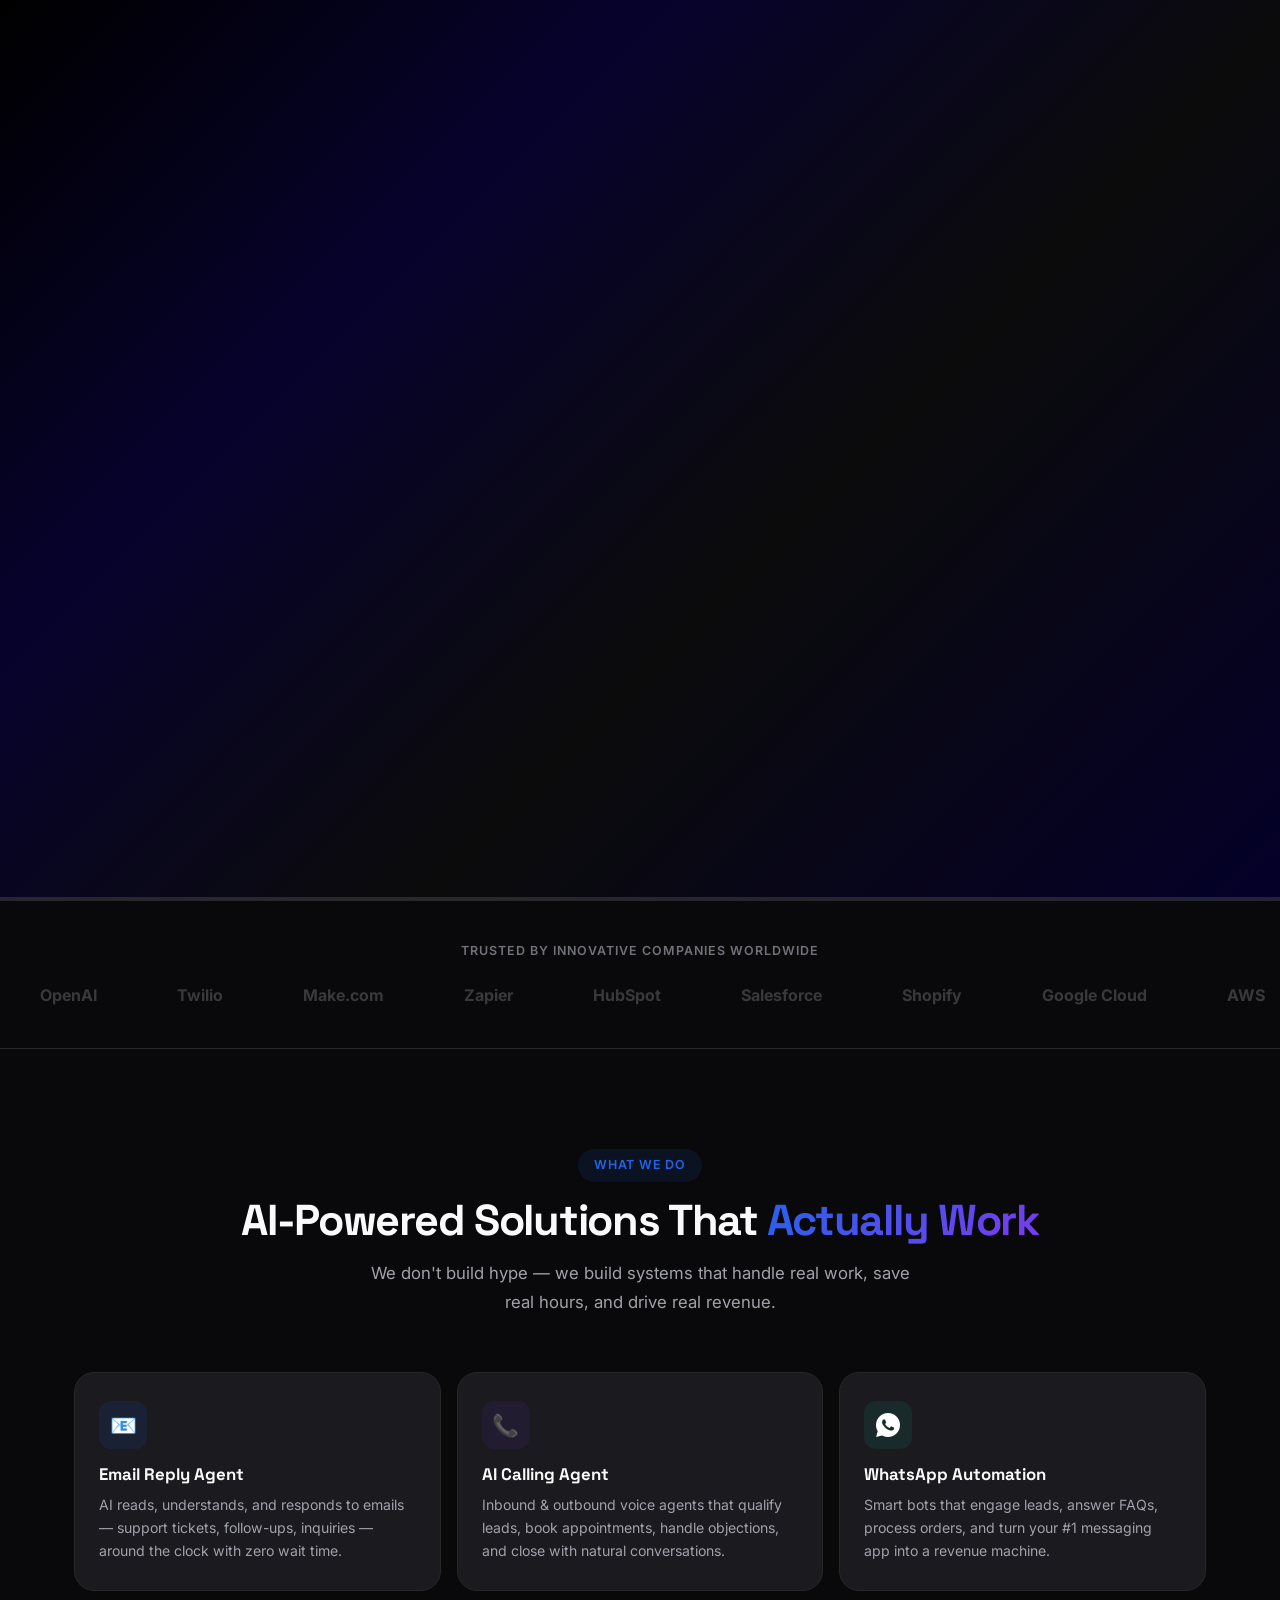
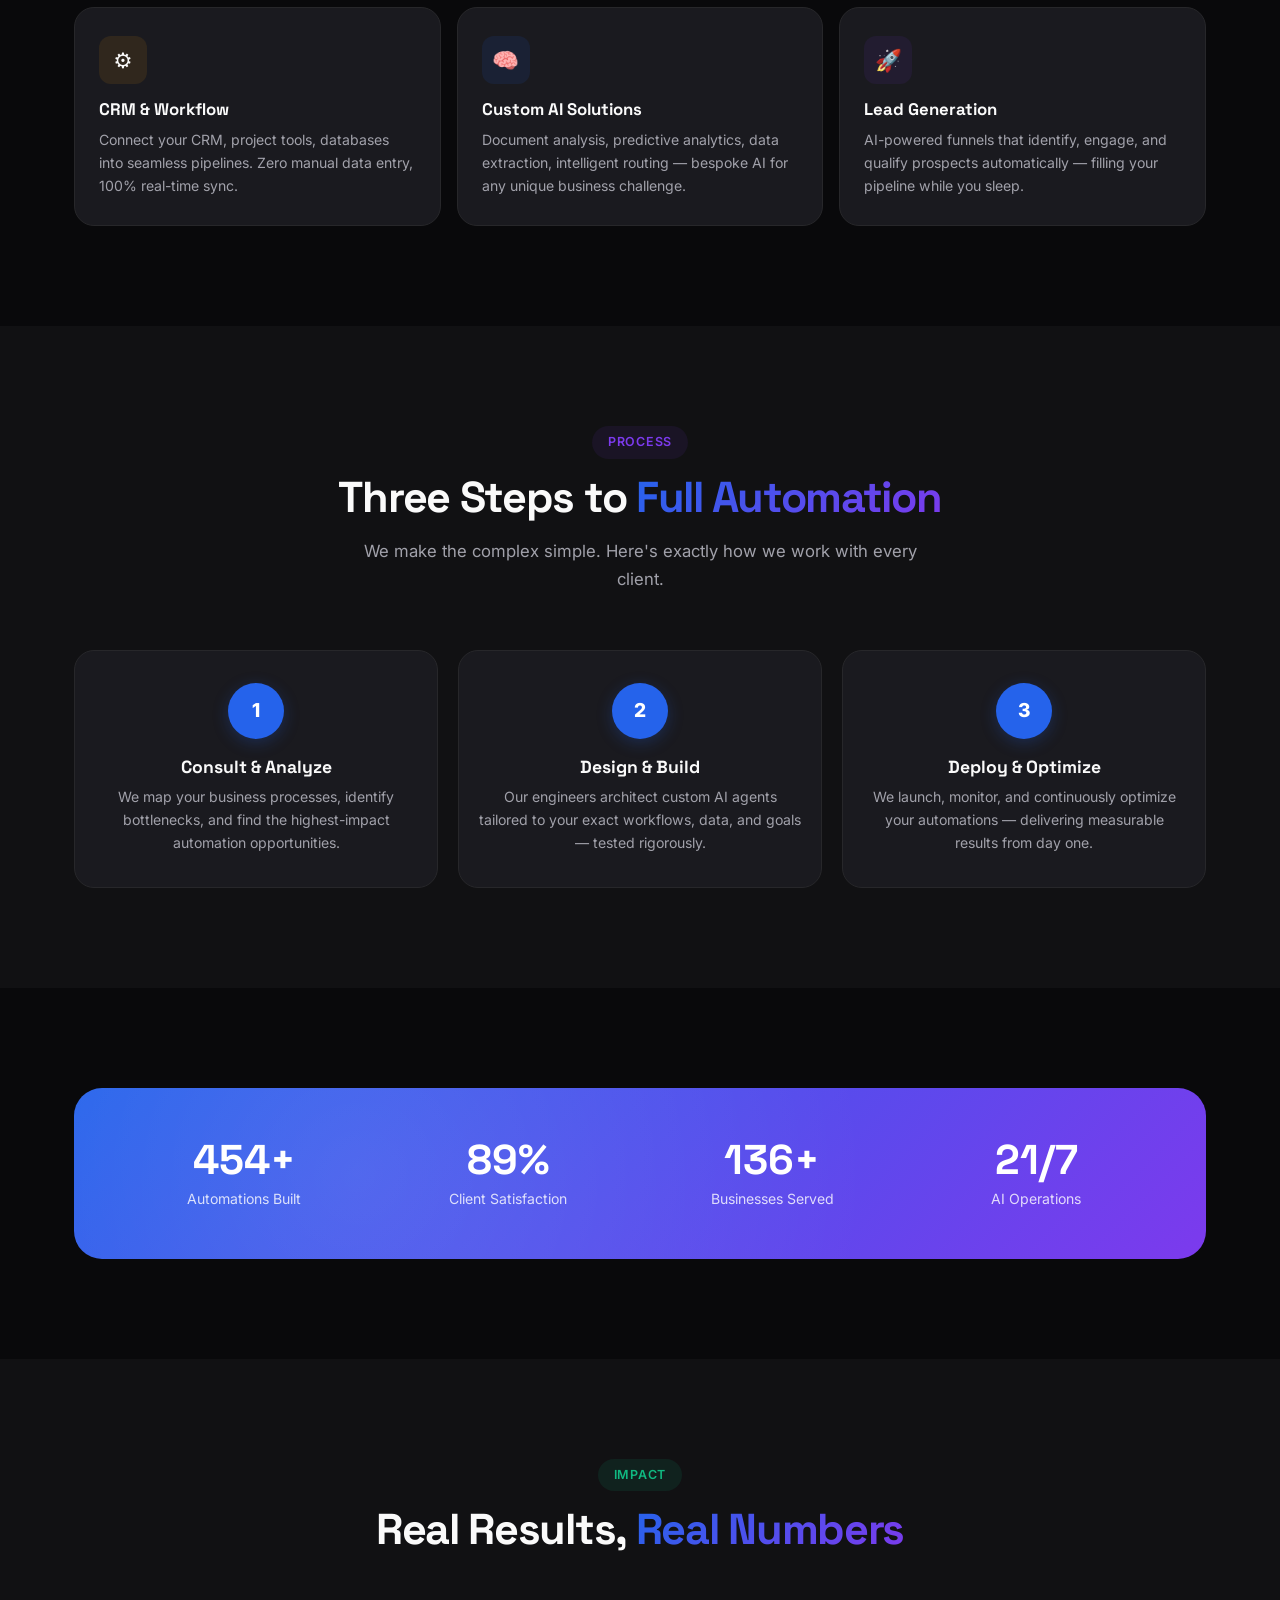
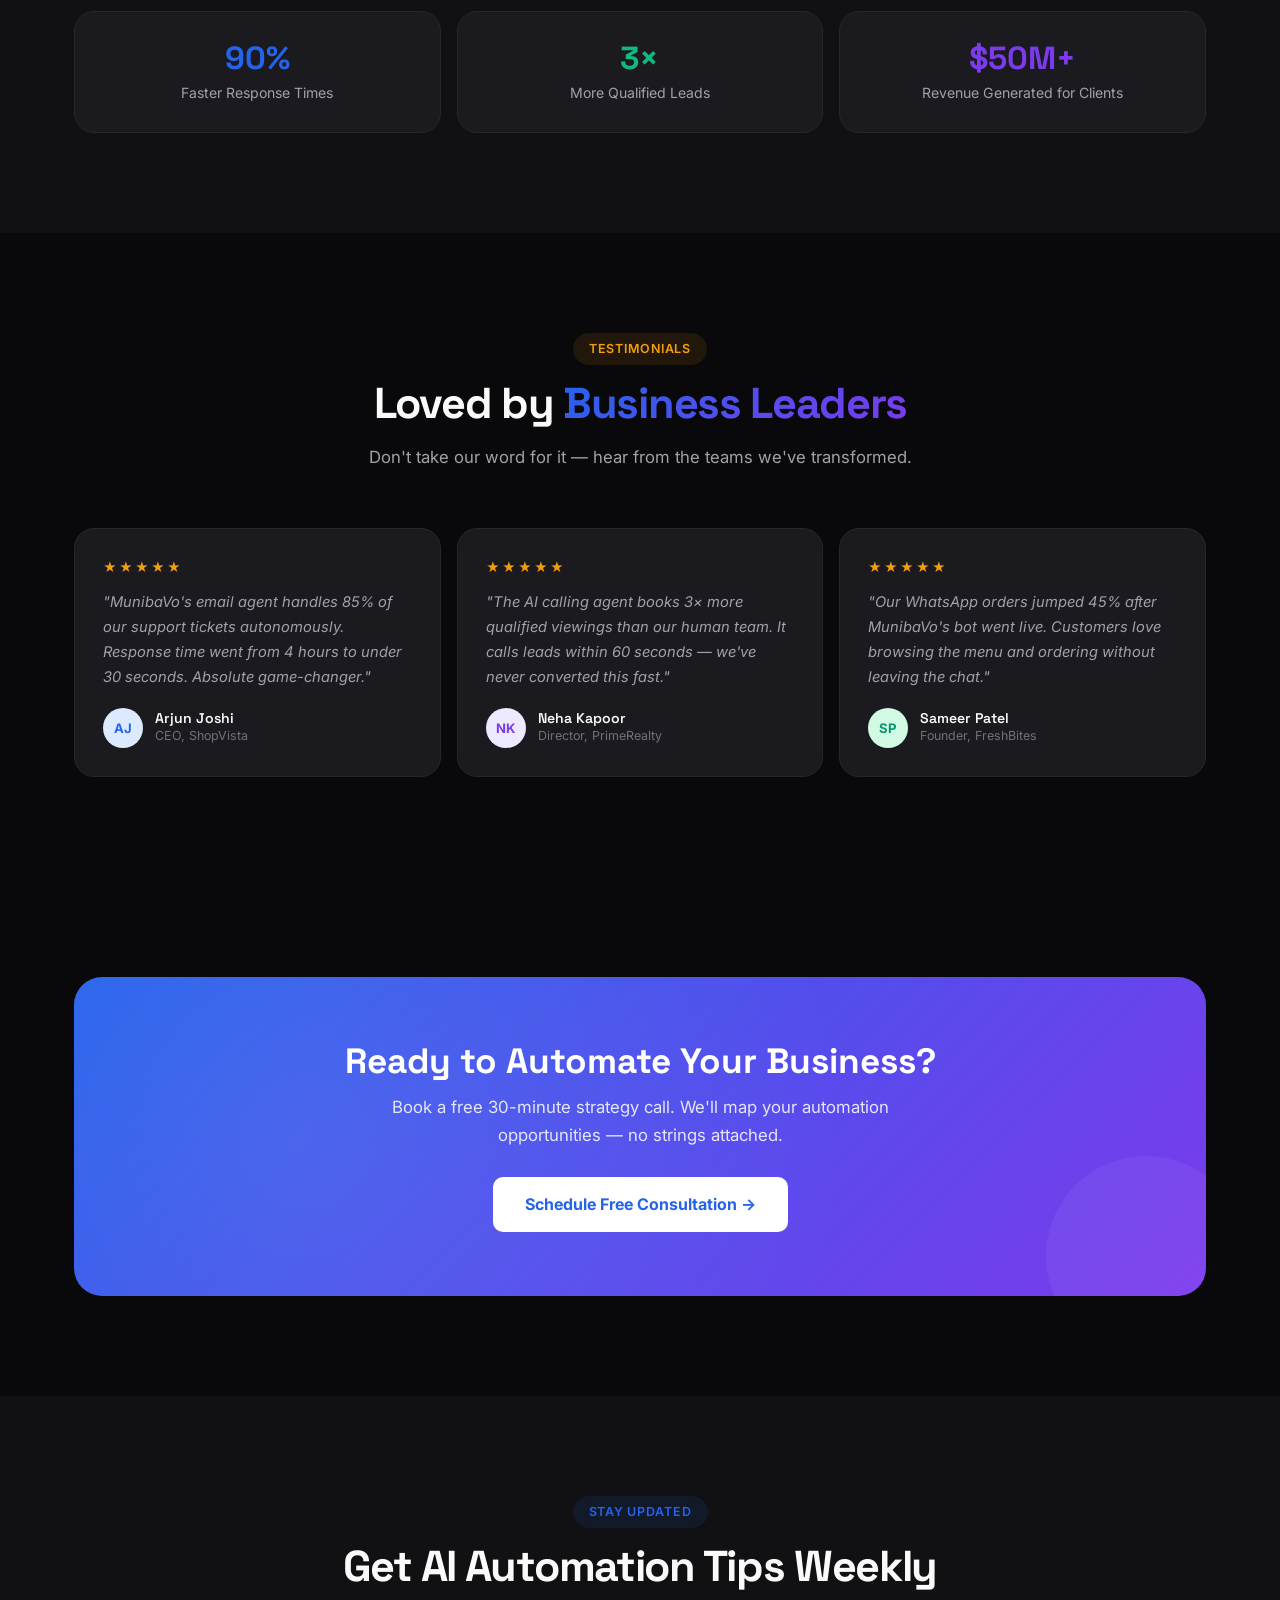
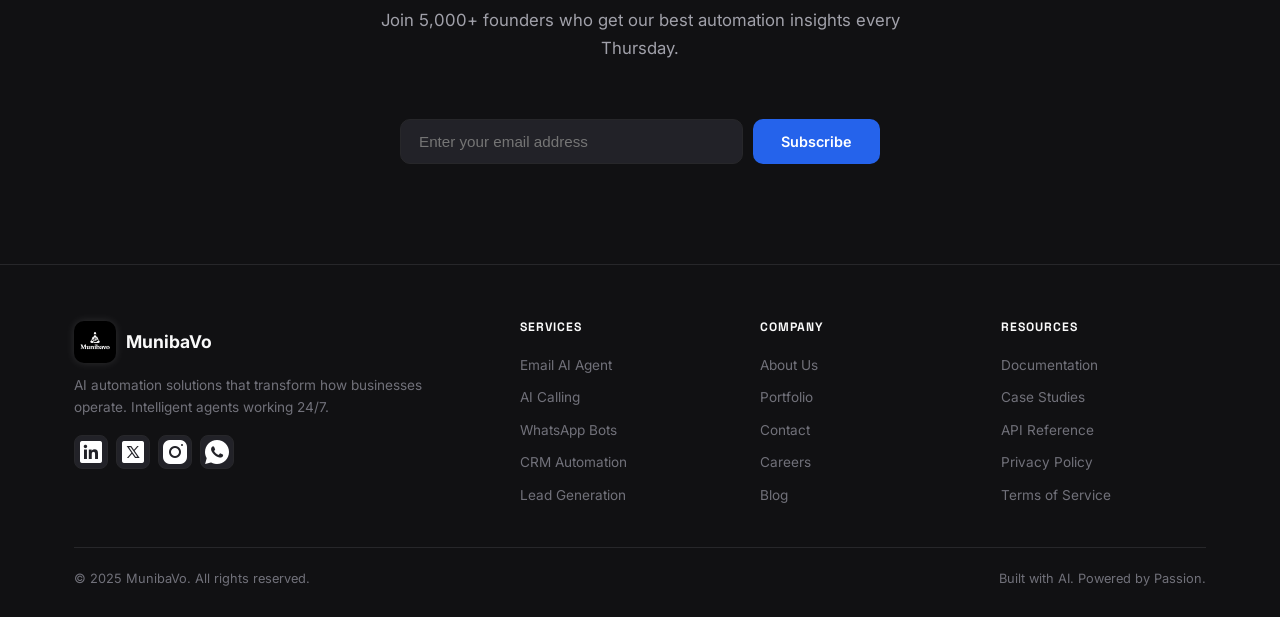
<file: index.html>
<!DOCTYPE html>
<html lang="en" data-theme="dark">

<head>
  <meta charset="UTF-8">
  <meta name="viewport" content="width=device-width, initial-scale=1.0">
  <title>MunibaVo — Automate Everything. Grow Faster.</title>
  <meta name="description"
    content="MunibaVo is a professional AI automation agency. Email agents, AI calling, WhatsApp bots, CRM automation, custom AI solutions.">
  <link rel="icon" type="image/png" href="logo.png">
  <link rel="preconnect" href="https://fonts.googleapis.com">
  <link rel="preconnect" href="https://fonts.gstatic.com" crossorigin>
  <link
    href="https://fonts.googleapis.com/css2?family=Inter:wght@300;400;500;600;700;800;900&family=Space+Grotesk:wght@400;500;600;700&display=swap"
    rel="stylesheet">
  <link rel="stylesheet" href="styles.css">
</head>
<script>
  window.addEventListener("load", () => {
    setTimeout(() => {
      document.getElementById("pre-load").classList.add("done");
    }, 3000); // 3 seconds
  });
</script>

<body>
<div id="pre-load" class="loader">
  <div class="loader-inner"></div>
  <video id="loader-video" src="loader.mp4" autoplay muted playsinline preload="auto"></video>
  <div id="loader-progress-track"><div id="loader-progress-fill"></div></div>
  <!-- <button id="loader-skip" onclick="dismissLoader()">Skip ↗</button> -->
  </div>
</div>
  <!-- LOADER -->    
  <!-- LOADER -->


  <!-- <div id="pre-load" class="loader">
    <div class="loader-inner">
      <div class="loader-logo">
        <img src="bavo.png" alt="MunibaVo">
      </div>
      <div class="box"></div>
      <div class="box"></div>
      <div class="box"></div>
      <div class="box"></div>
      <div class="box"></div>
    </div>
  </div> -->

  <div id="scrollBar"></div>
  <div class="cur-ring" id="curR"></div>
  <div class="cur-dot" id="curD"></div>

  <!-- NAV -->
  <nav class="nav" id="nav">
    <div class="container nav-in">
      <a href="index.html" class="nav-logo"><img src="logo.png" alt="MunibaVo Logo" class="logo-img">MunibaVo</a>
      <div class="nav-links" id="navL">
        <a href="index.html" class="nl-link act" data-page="home">Home</a>
        <a href="services.html" class="nl-link" data-page="services">Services</a>
        <a href="about.html" class="nl-link" data-page="about">About</a>
        <a href="portfolio.html" class="nl-link" data-page="portfolio">Portfolio</a>
        <a href="contact.html" class="nl-link" data-page="contact">Contact</a>
      </div>
      <div class="nav-r">
        <button class="th-btn" id="thBtn" onclick="togTheme()" aria-label="Toggle theme"><span
            id="thI">🌙</span></button>
        <a href="contact.html" class="nav-cta">Get Started →</a>
        <button class="ham" id="ham" onclick="togMob()"
          aria-label="Menu"><span></span><span></span><span></span></button>
      </div>
    </div>
  </nav>
  <div class="mob-ov" id="mobOv" onclick="togMob()"></div>
  <div class="mob-dr" id="mobDr">
    <a href="index.html" class="nl-link act" data-page="home">Home</a>
    <a href="services.html" class="nl-link" data-page="services">Services</a>
    <a href="about.html" class="nl-link" data-page="about">About</a>
    <a href="portfolio.html" class="nl-link" data-page="portfolio">Portfolio</a>
    <a href="contact.html" class="nl-link" data-page="contact">Contact</a>
  </div>

  <!-- HERO -->
  <section class="hero">
    <div class="hero-bg">
      <div class="h-orb h-orb1"></div>
      <div class="h-orb h-orb2"></div>
      <div class="h-orb h-orb3"></div>
      <div class="h-grid"></div>
    </div>
    <div class="container">
      <div class="hero-wrap">
        <div class="hero-left">
          <div class="h-badge rv"><span class="pulse"></span>AI Automation Agency — Serving 15+ Countries</div>
          <h1 class="rv" style="transition-delay:.06s">We <span class="tw-w"><span class="tw-t" id="twT"></span><span
                class="tw-c"></span></span><br>Your Business With <span class="grad-tx">AI</span></h1>
          <p class="hero-desc rv" style="transition-delay:.12s">From intelligent email agents to AI-powered calling
            systems, we build autonomous solutions that work 24/7 — so you can focus on growth, strategy, and what
            matters most.</p>
          <div class="hero-btns rv" style="transition-delay:.18s">
            <a href="contact.html" class="btn btn-p">Start Free Consultation <svg viewBox="0 0 24 24">
                <path d="M5 12h14M12 5l7 7-7 7" />
              </svg></a>
            <a href="portfolio.html" class="btn btn-s">View Case Studies <svg viewBox="0 0 24 24">
                <path d="M15 3h6v6M9 21H3v-6M21 3l-7 7M3 21l7-7" />
              </svg></a>
          </div>
          <div class="h-proof rv" style="transition-delay:.24s">
            <div class="av-stack">
              <div class="av av1">AJ</div>
              <div class="av av2">NK</div>
              <div class="av av3">SP</div>
              <div class="av av4">RD</div>
              <div class="av av5">+</div>
            </div>
            <div class="proof-tx"><strong>150+ businesses</strong> trust us with their automation</div>
          </div>
          <div class="h-trust rv" style="transition-delay:.3s"><span class="star">★★★★★</span><span>4.9/5 from 120+
              reviews</span></div>
        </div>
        <div class="hero-right rv-s" style="transition-delay:.2s">
          <div class="dash-mock">
            <div class="dash-bar">
              <div class="dash-dot dd-r"></div>
              <div class="dash-dot dd-y"></div>
              <div class="dash-dot dd-g"></div>
            </div>
            <div class="dash-body">
              <div class="dash-row">
                <div class="dash-icon di-b"><img src="email.png" alt="email"></div>
                <div class="dash-info">
                  <h4>Email Agent</h4>
                  <p>Resolved 847 tickets today</p>
                </div>
                <div class="dash-badge db-grn">Active</div>
              </div>
              <div class="dash-row">
                <div class="dash-icon di-g"><img src="phone.png" alt="phone"></div>
                <div class="dash-info">
                  <h4>Call Agent</h4>
                  <p>38 calls handled this hour</p>
                </div>
                <div class="dash-badge db-grn">Live</div>
              </div>
              <div class="dash-row">
                <div class="dash-icon di-p"><img src="whatshapp.png" alt="Whatshapp"></div>
                <div class="dash-info">
                  <h4>WhatsApp Bot</h4>
                  <p>Processing 12 orders now</p>
                </div>
                <div class="dash-badge db-ac">Running</div>
              </div>
              <div class="dash-row">
                <div class="dash-icon di-a"><img src="sync.png" alt="sync"></div>
                <div class="dash-info">
                  <h4>CRM Sync</h4>
                  <p>Next run in 5 min</p>
                </div>
                <div class="dash-badge db-amb">Scheduled</div>
              </div>
              <div class="dash-chart">
                <div class="chart-bar"></div>
                <div class="chart-bar"></div>
                <div class="chart-bar"></div>
                <div class="chart-bar"></div>
                <div class="chart-bar"></div>
                <div class="chart-bar"></div>
                <div class="chart-bar"></div>
                <div class="chart-bar"></div>
              </div>
            </div>
          </div>
          <div class="float-card fc1">
            <div class="fc-ico fi-g">✓</div>Lead qualified — booked demo
          </div>
          <div class="float-card fc2">
            <div class="fc-ico fi-b">📧</div>847 emails handled today
          </div>
          <div class="float-card fc3">
            <div class="fc-ico fi-p">↑</div><span style="color:var(--grn);font-weight:800">+42%</span>&nbsp;conversion
            rate
          </div>
        </div>
      </div>
    </div>
  </section>

  <!-- MARQUEE -->
  <section class="marquee-sec">
    <div class="marquee-label rv">Trusted by innovative companies worldwide</div>
    <div class="marquee-track" id="mqTrack">
      <span class="mq-item">OpenAI</span><span class="mq-item">Twilio</span><span class="mq-item">Make.com</span><span
        class="mq-item">Zapier</span><span class="mq-item">HubSpot</span><span class="mq-item">Salesforce</span><span
        class="mq-item">Shopify</span><span class="mq-item">Google Cloud</span><span class="mq-item">AWS</span><span
        class="mq-item">Anthropic</span>
      <span class="mq-item">OpenAI</span><span class="mq-item">Twilio</span><span class="mq-item">Make.com</span><span
        class="mq-item">Zapier</span><span class="mq-item">HubSpot</span><span class="mq-item">Salesforce</span><span
        class="mq-item">Shopify</span><span class="mq-item">Google Cloud</span><span class="mq-item">AWS</span><span
        class="mq-item">Anthropic</span>
    </div>
  </section>

  <!-- FEATURES -->
  <section>
    <div class="container">
      <div class="sec-hdr">
        <span class="slabel sl-b rv">What We Do</span>
        <h2 class="sh rv" style="transition-delay:.05s">AI-Powered Solutions That <span class="grad-tx">Actually
            Work</span></h2>
        <p class="ss rv" style="transition-delay:.1s">We don't build hype — we build systems that handle real work, save
          real hours, and drive real revenue.</p>
      </div>
      <div class="feat-grid">
        <div class="card feat-card rv">
          <div class="fi fi-b">📧</div>
          <h3>Email Reply Agent</h3>
          <p>AI reads, understands, and responds to emails — support tickets, follow-ups, inquiries — around the clock
            with zero wait time.</p>
        </div>
        <div class="card feat-card rv" style="transition-delay:.06s">
          <div class="fi fi-p">📞</div>
          <h3>AI Calling Agent</h3>
          <p>Inbound & outbound voice agents that qualify leads, book appointments, handle objections, and close with
            natural conversations.</p>
        </div>
        <div class="card feat-card rv" style="transition-delay:.12s">
          <div class="fi fi-g"><img src="whatshapp.png" alt="Whatshapp"></div>
          <h3>WhatsApp Automation</h3>
          <p>Smart bots that engage leads, answer FAQs, process orders, and turn your #1 messaging app into a revenue
            machine.</p>
        </div>
        <div class="card feat-card rv" style="transition-delay:.06s">
          <div class="fi fi-a">⚙️</div>
          <h3>CRM & Workflow</h3>
          <p>Connect your CRM, project tools, databases into seamless pipelines. Zero manual data entry, 100% real-time
            sync.</p>
        </div>
        <div class="card feat-card rv" style="transition-delay:.12s">
          <div class="fi fi-b">🧠</div>
          <h3>Custom AI Solutions</h3>
          <p>Document analysis, predictive analytics, data extraction, intelligent routing — bespoke AI for any unique
            business challenge.</p>
        </div>
        <div class="card feat-card rv" style="transition-delay:.18s">
          <div class="fi fi-p">🚀</div>
          <h3>Lead Generation</h3>
          <p>AI-powered funnels that identify, engage, and qualify prospects automatically — filling your pipeline while
            you sleep.</p>
        </div>
      </div>
    </div>
  </section>

  <!-- HOW IT WORKS -->
  <section style="background:var(--bg2)">
    <div class="container">
      <div class="sec-hdr">
        <span class="slabel sl-p rv">Process</span>
        <h2 class="sh rv" style="transition-delay:.05s">Three Steps to <span class="grad-tx">Full Automation</span></h2>
        <p class="ss rv" style="transition-delay:.1s">We make the complex simple. Here's exactly how we work with every
          client.</p>
      </div>
      <div class="how-grid">
        <div class="card how-card rv">
          <div class="hw-n">1</div>
          <h3>Consult & Analyze</h3>
          <p>We map your business processes, identify bottlenecks, and find the highest-impact automation opportunities.
          </p>
        </div>
        <div class="card how-card rv" style="transition-delay:.1s">
          <div class="hw-n">2</div>
          <h3>Design & Build</h3>
          <p>Our engineers architect custom AI agents tailored to your exact workflows, data, and goals — tested
            rigorously.</p>
        </div>
        <div class="card how-card rv" style="transition-delay:.2s">
          <div class="hw-n">3</div>
          <h3>Deploy & Optimize</h3>
          <p>We launch, monitor, and continuously optimize your automations — delivering measurable results from day
            one.</p>
        </div>
      </div>
    </div>
  </section>

  <!-- STATS BANNER -->
  <section>
    <div class="container">
      <div class="stats-banner rv-s">
        <div class="st-bl">
          <h3><span class="counter" data-target="500">0</span>+</h3>
          <p>Automations Built</p>
        </div>
        <div class="st-bl">
          <h3><span class="counter" data-target="98">0</span>%</h3>
          <p>Client Satisfaction</p>
        </div>
        <div class="st-bl">
          <h3><span class="counter" data-target="150">0</span>+</h3>
          <p>Businesses Served</p>
        </div>
        <div class="st-bl">
          <h3><span class="counter" data-target="24">0</span>/7</h3>
          <p>AI Operations</p>
        </div>
      </div>
    </div>
  </section>

  <!-- RESULTS ROW -->
  <section style="background:var(--bg2)">
    <div class="container">
      <div class="sec-hdr">
        <span class="slabel sl-g rv">Impact</span>
        <h2 class="sh rv" style="transition-delay:.05s">Real Results, <span class="grad-tx">Real Numbers</span></h2>
      </div>
      <div class="results-row">
        <div class="result-card rv">
          <h3 class="rc-b">90%</h3>
          <p>Faster Response Times</p>
        </div>
        <div class="result-card rv" style="transition-delay:.08s">
          <h3 class="rc-g">3×</h3>
          <p>More Qualified Leads</p>
        </div>
        <div class="result-card rv" style="transition-delay:.16s">
          <h3 class="rc-p">$50M+</h3>
          <p>Revenue Generated for Clients</p>
        </div>
      </div>
    </div>
  </section>

  <!-- TESTIMONIALS -->
  <section>
    <div class="container">
      <div class="sec-hdr">
        <span class="slabel sl-a rv">Testimonials</span>
        <h2 class="sh rv" style="transition-delay:.05s">Loved by <span class="grad-tx">Business Leaders</span></h2>
        <p class="ss rv" style="transition-delay:.1s">Don't take our word for it — hear from the teams we've
          transformed.</p>
      </div>
      <div class="test-grid">
        <div class="card test-card rv">
          <div class="test-stars">★★★★★</div>
          <blockquote>"MunibaVo's email agent handles 85% of our support tickets autonomously. Response time went from 4
            hours to under 30 seconds. Absolute game-changer."</blockquote>
          <div class="test-auth">
            <div class="test-av ta1">AJ</div>
            <div class="test-meta">
              <h4>Arjun Joshi</h4>
              <p>CEO, ShopVista</p>
            </div>
          </div>
        </div>
        <div class="card test-card rv" style="transition-delay:.08s">
          <div class="test-stars">★★★★★</div>
          <blockquote>"The AI calling agent books 3× more qualified viewings than our human team. It calls leads within
            60 seconds — we've never converted this fast."</blockquote>
          <div class="test-auth">
            <div class="test-av ta2">NK</div>
            <div class="test-meta">
              <h4>Neha Kapoor</h4>
              <p>Director, PrimeRealty</p>
            </div>
          </div>
        </div>
        <div class="card test-card rv" style="transition-delay:.16s">
          <div class="test-stars">★★★★★</div>
          <blockquote>"Our WhatsApp orders jumped 45% after MunibaVo's bot went live. Customers love browsing the menu
            and ordering without leaving the chat."</blockquote>
          <div class="test-auth">
            <div class="test-av ta3">SP</div>
            <div class="test-meta">
              <h4>Sameer Patel</h4>
              <p>Founder, FreshBites</p>
            </div>
          </div>
        </div>
      </div>
    </div>
  </section>

  <!-- CTA BANNER -->
  <section>
    <div class="container">
      <div class="cta-ban rv-s">
        <h2>Ready to Automate Your Business?</h2>
        <p>Book a free 30-minute strategy call. We'll map your automation opportunities — no strings attached.</p>
        <a href="contact.html" class="btn-w">Schedule Free Consultation →</a>
      </div>
    </div>
  </section>

  <!-- NEWSLETTER -->
  <section class="nl-sec" style="background:var(--bg2)">
    <div class="container">
      <div class="sec-hdr">
        <span class="slabel sl-b rv">Stay Updated</span>
        <h2 class="sh rv" style="transition-delay:.05s">Get AI Automation Tips Weekly</h2>
        <p class="ss rv" style="transition-delay:.1s">Join 5,000+ founders who get our best automation insights every
          Thursday.</p>
      </div>
      <div class="nl-form rv" style="transition-delay:.15s">
        <input type="email" placeholder="Enter your email address" id="nlEmail">
        <button
          onclick="document.getElementById('nlEmail').value='';this.textContent='Subscribed ✓';setTimeout(()=>this.textContent='Subscribe',2000)">Subscribe</button>
      </div>
    </div>
  </section>

  <!-- FOOTER -->
  <footer class="ftr">
    <div class="container">
      <div class="ftr-grid">
        <div class="ftr-brand">
          <div class="ftr-logo"><img src="logo.png" alt="MunibaVo Logo" class="ftr-logo-img">MunibaVo</div>
          <p>AI automation solutions that transform how businesses operate. Intelligent agents working 24/7.</p>
          <div class="ftr-soc"><a href="https://www.linkedin.com/in/narendra-mevada/" target="_blank"
              aria-label="LinkedIn"><img src="linkedin.png" alt="Linkedin"></a><a href="#" target="_blank"
              aria-label="Twitter"><img src="twitter.png" alt="Twitter"></a><a
              href="https://www.instagram.com/_narendra.in/" target="_blank" aria-label="Instagram"><img
                src="instagram.png" alt="Instagram"></a><a href="https://wa.me/+919313890981" target="_blank"
              aria-label="WhatsApp"><img src="whatshapp.png" alt="Whatshapp"></a>
          </div>
        </div>
        <div class="ftr-col">
          <h4>Services</h4><a href="services.html">Email AI Agent</a><a href="services.html">AI Calling</a><a
            href="services.html">WhatsApp Bots</a><a href="services.html">CRM Automation</a><a href="services.html">Lead
            Generation</a>
        </div>
        <div class="ftr-col">
          <h4>Company</h4><a href="about.html">About Us</a><a href="portfolio.html">Portfolio</a><a
            href="contact.html">Contact</a><a href="#">Careers</a><a href="#">Blog</a>
        </div>
        <div class="ftr-col">
          <h4>Resources</h4><a href="#">Documentation</a><a href="#">Case Studies</a><a href="#">API Reference</a><a
            href="#">Privacy Policy</a><a href="#">Terms of Service</a>
        </div>
      </div>
      <div class="ftr-bot">
        <p>© 2025 MunibaVo. All rights reserved.</p>
        <p>Built with AI. Powered by Passion.</p>
      </div>
    </div>
  </footer>

  <button id="backToTop" class="back-to-top" aria-label="Back to top">
    <svg viewBox="0 0 24 24" fill="none" stroke="currentColor" stroke-width="2" stroke-linecap="round"
      stroke-linejoin="round">
      <path d="M12 19V5M5 12l7-7 7 7" />
    </svg>
  </button>

  <script src="script.js"></script>
  <script>
    /* ── Typewriter (home page only) ── */
    const tw = ['Automate', 'Scale', 'Optimize', 'Transform', 'Supercharge'];
    let ti = 0, tc = 0, td = false; const tE = document.getElementById('twT');
    (function t() { const w = tw[ti]; if (td) { tc--; tE.textContent = w.substring(0, tc); if (!tc) { td = false; ti = (ti + 1) % tw.length; setTimeout(t, 350); return } setTimeout(t, 40) } else { tc++; tE.textContent = w.substring(0, tc); if (tc === w.length) { td = true; setTimeout(t, 1800); return } setTimeout(t, 90) } })();
  </script>
</body>

</html>
</file>
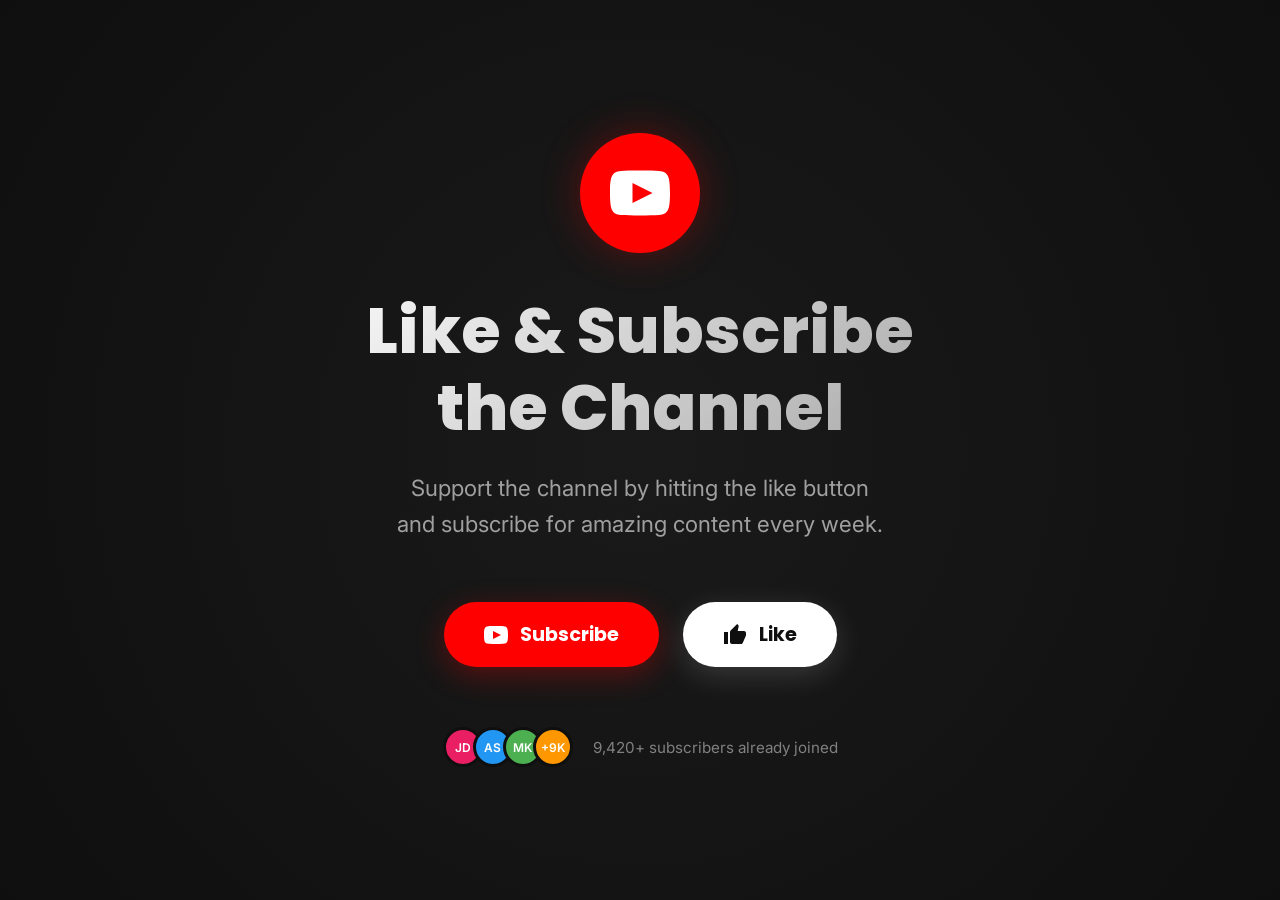
<file: new folder/index.html>
<!DOCTYPE html>
<html lang="en">
<head>
    <meta charset="UTF-8">
    <meta name="viewport" content="width=device-width, initial-scale=1.0">
    <title>Like & Subscribe</title>
    <link rel="preconnect" href="https://fonts.googleapis.com">
    <link rel="preconnect" href="https://fonts.gstatic.com" crossorigin>
    <link href="https://fonts.googleapis.com/css2?family=Inter:wght@400;600;700;800;900&family=Poppins:wght@400;600;700;800&display=swap" rel="stylesheet">
    <style>
        * {
            margin: 0;
            padding: 0;
            box-sizing: border-box;
        }

        body {
            font-family: 'Inter', sans-serif;
            min-height: 100vh;
            display: flex;
            align-items: center;
            justify-content: center;
            background-color: #0f0f0f;
            background-image: radial-gradient(circle at 50% 50%, #1a1a1a 0%, #0f0f0f 100%);
            color: #ffffff;
            padding: 20px;
        }

        .container {
            text-align: center;
            max-width: 800px;
            width: 100%;
            padding: 40px 20px;
        }

        .icon-wrapper {
            width: 120px;
            height: 120px;
            margin: 0 auto 40px;
            background-color: #ff0000;
            border-radius: 50%;
            display: flex;
            align-items: center;
            justify-content: center;
            box-shadow: 0 0 40px rgba(255, 0, 0, 0.3);
            animation: pulse 2s infinite;
        }

        .icon-wrapper svg {
            width: 60px;
            height: 60px;
            fill: white;
        }

        @keyframes pulse {
            0%, 100% {
                transform: scale(1);
                box-shadow: 0 0 40px rgba(255, 0, 0, 0.3);
            }
            50% {
                transform: scale(1.05);
                box-shadow: 0 0 60px rgba(255, 0, 0, 0.5);
            }
        }

        h1 {
            font-family: 'Poppins', sans-serif;
            font-size: 4rem;
            font-weight: 800;
            line-height: 1.2;
            margin-bottom: 24px;
            background: linear-gradient(135deg, #ffffff 0%, #a0a0a0 100%);
            -webkit-background-clip: text;
            -webkit-text-fill-color: transparent;
            background-clip: text;
        }

        .subtitle {
            font-size: 1.4rem;
            font-weight: 400;
            color: #a0a0a0;
            margin-bottom: 60px;
            line-height: 1.6;
        }

        .buttons {
            display: flex;
            gap: 24px;
            justify-content: center;
            flex-wrap: wrap;
            margin-bottom: 60px;
        }

        .btn {
            font-family: 'Poppins', sans-serif;
            font-size: 1.2rem;
            font-weight: 700;
            text-decoration: none;
            padding: 18px 40px;
            border-radius: 100px;
            transition: all 0.3s ease;
            display: inline-flex;
            align-items: center;
            gap: 12px;
            position: relative;
            overflow: hidden;
        }

        .btn::after {
            content: '';
            position: absolute;
            inset: 0;
            background: rgba(255,255,255,0.15);
            opacity: 0;
            transition: opacity 0.3s ease;
        }

        .btn:hover::after {
            opacity: 1;
        }

        .btn-subscribe {
            background-color: #ff0000;
            color: #ffffff;
            box-shadow: 0 8px 30px rgba(255, 0, 0, 0.3);
        }

        .btn-subscribe:hover {
            transform: translateY(-4px);
            box-shadow: 0 12px 40px rgba(255, 0, 0, 0.4);
        }

        .btn-like {
            background-color: #ffffff;
            color: #0f0f0f;
            box-shadow: 0 8px 30px rgba(255, 255, 255, 0.15);
        }

        .btn-like:hover {
            transform: translateY(-4px);
            box-shadow: 0 12px 40px rgba(255, 255, 255, 0.25);
        }

        .btn svg {
            width: 24px;
            height: 24px;
            fill: currentColor;
            position: relative;
            z-index: 1;
        }

        .btn span {
            position: relative;
            z-index: 1;
        }

        .social-proof {
            display: flex;
            align-items: center;
            justify-content: center;
            gap: 20px;
            flex-wrap: wrap;
            color: #808080;
            font-size: 0.95rem;
        }

        .avatar-group {
            display: flex;
        }

        .avatar {
            width: 40px;
            height: 40px;
            border-radius: 50%;
            border: 3px solid #0f0f0f;
            margin-left: -10px;
            background-color: #333;
            display: flex;
            align-items: center;
            justify-content: center;
            font-size: 0.75rem;
            font-weight: 600;
            color: #fff;
        }

        .avatar:first-child {
            margin-left: 0;
        }

        @media (max-width: 640px) {
            h1 {
                font-size: 2.5rem;
            }

            .subtitle {
                font-size: 1.1rem;
            }

            .btn {
                font-size: 1rem;
                padding: 16px 32px;
            }

            .icon-wrapper {
                width: 100px;
                height: 100px;
            }

            .icon-wrapper svg {
                width: 50px;
                height: 50px;
            }
        }
    </style>
</head>
<body>
    <div class="container">
        <div class="icon-wrapper">
            <svg viewBox="0 0 24 24" xmlns="http://www.w3.org/2000/svg">
                <path d="M19.615 3.184c-3.604-.246-11.631-.245-15.23 0-3.897.266-4.356 2.62-4.385 8.816.029 6.185.484 8.549 4.385 8.816 3.6.245 11.626.246 15.23 0 3.897-.266 4.356-2.62 4.385-8.816-.029-6.185-.484-8.549-4.385-8.816zm-10.615 12.816v-8l8 3.993-8 4.007z"/>
            </svg>
        </div>

        <h1>Like & Subscribe<br>the Channel</h1>

        <p class="subtitle">
            Support the channel by hitting the like button<br>
            and subscribe for amazing content every week.
        </p>

        <div class="buttons">
            <a href="#" class="btn btn-subscribe">
                <svg viewBox="0 0 24 24" xmlns="http://www.w3.org/2000/svg">
                    <path d="M19.615 3.184c-3.604-.246-11.631-.245-15.23 0-3.897.266-4.356 2.62-4.385 8.816.029 6.185.484 8.549 4.385 8.816 3.6.245 11.626.246 15.23 0 3.897-.266 4.356-2.62 4.385-8.816-.029-6.185-.484-8.549-4.385-8.816zm-10.615 12.816v-8l8 3.993-8 4.007z"/>
                </svg>
                <span>Subscribe</span>
            </a>

            <a href="#" class="btn btn-like">
                <svg viewBox="0 0 24 24" xmlns="http://www.w3.org/2000/svg">
                    <path d="M1 21h4V9H1v12zm22-11c0-1.1-.9-2-2-2h-6.31l.95-4.57.03-.32c0-.41-.17-.79-.44-1.06L14.17 1 7.59 7.59C7.22 7.95 7 8.45 7 9v10c0 1.1.9 2 2 2h9c.83 0 1.54-.5 1.84-1.22l3.02-7.05c.09-.23.14-.47.14-.73v-2z"/>
                </svg>
                <span>Like</span>
            </a>
        </div>

        <div class="social-proof">
            <div class="avatar-group">
                <div class="avatar" style="background-color: #e91e63;">JD</div>
                <div class="avatar" style="background-color: #2196f3;">AS</div>
                <div class="avatar" style="background-color: #4caf50;">MK</div>
                <div class="avatar" style="background-color: #ff9800;">+9K</div>
            </div>
            <span>9,420+ subscribers already joined</span>
        </div>
    </div>
</body>
</html>
</file>
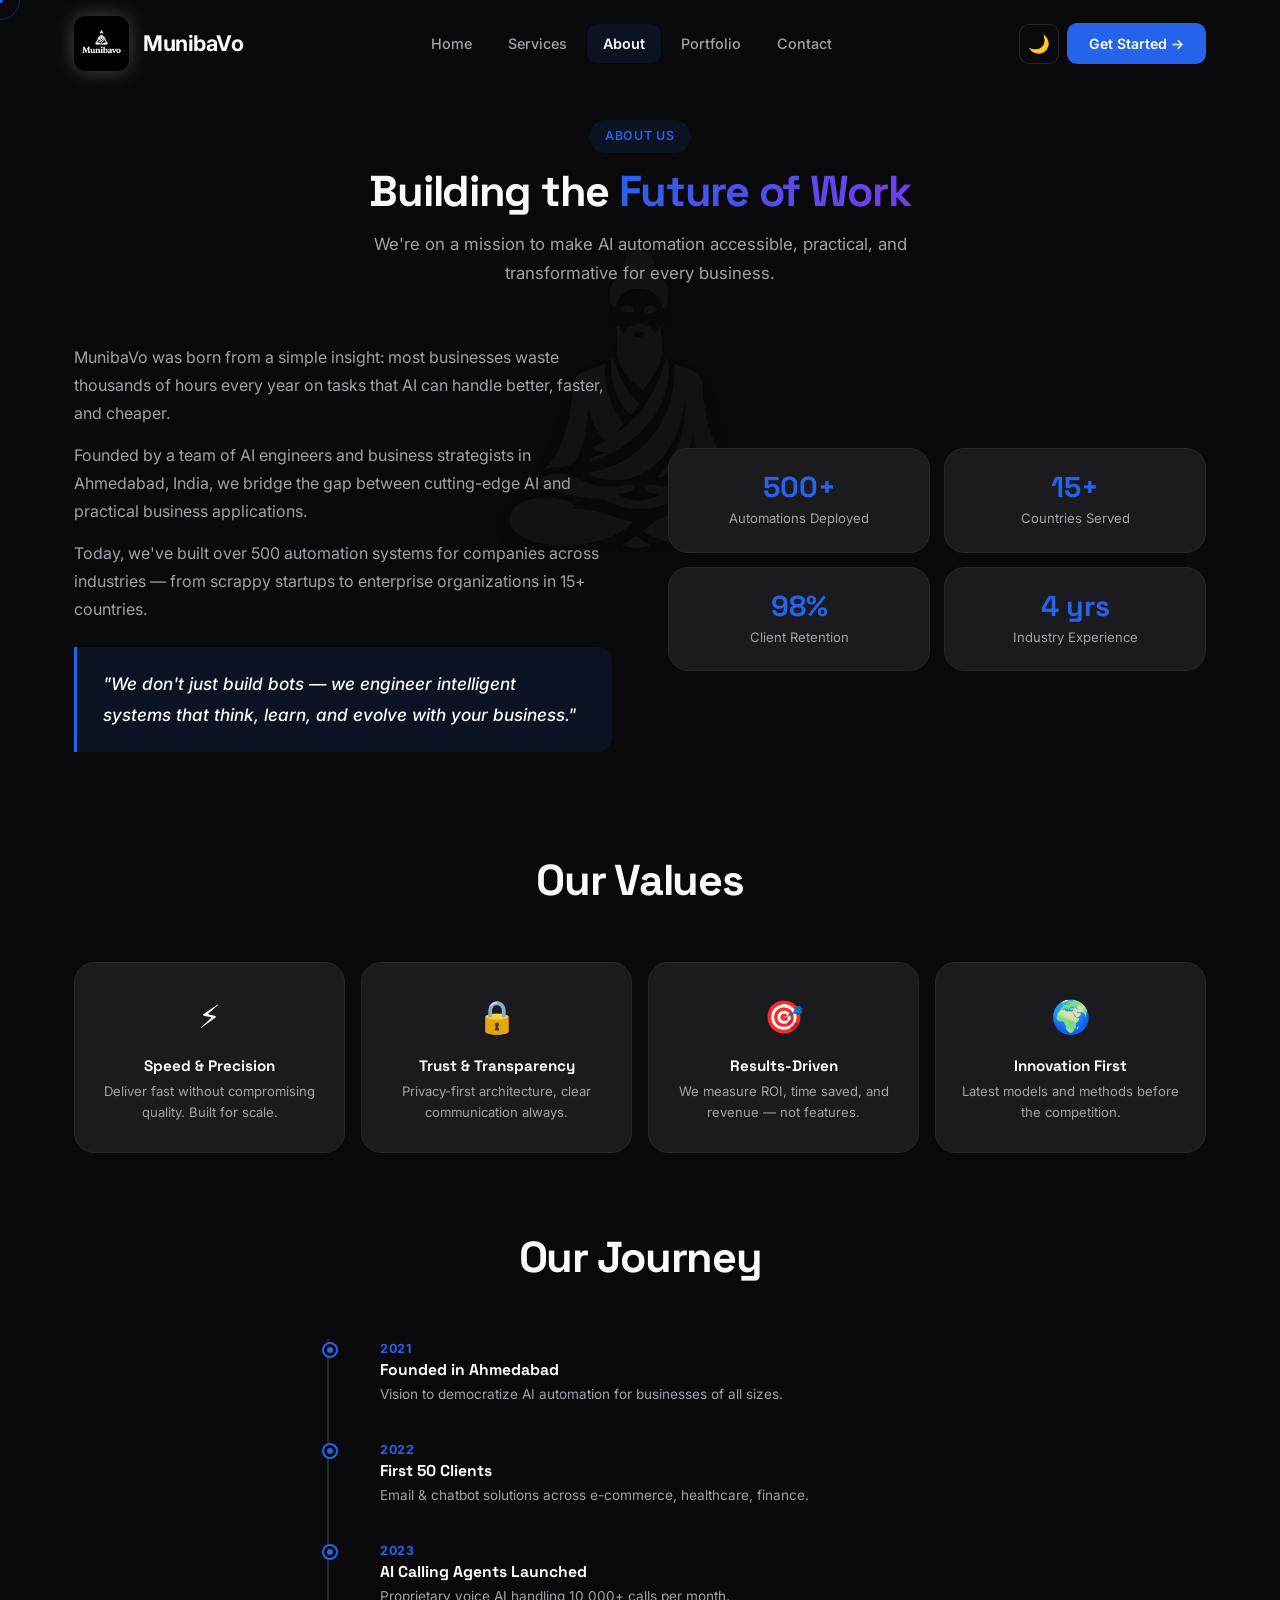
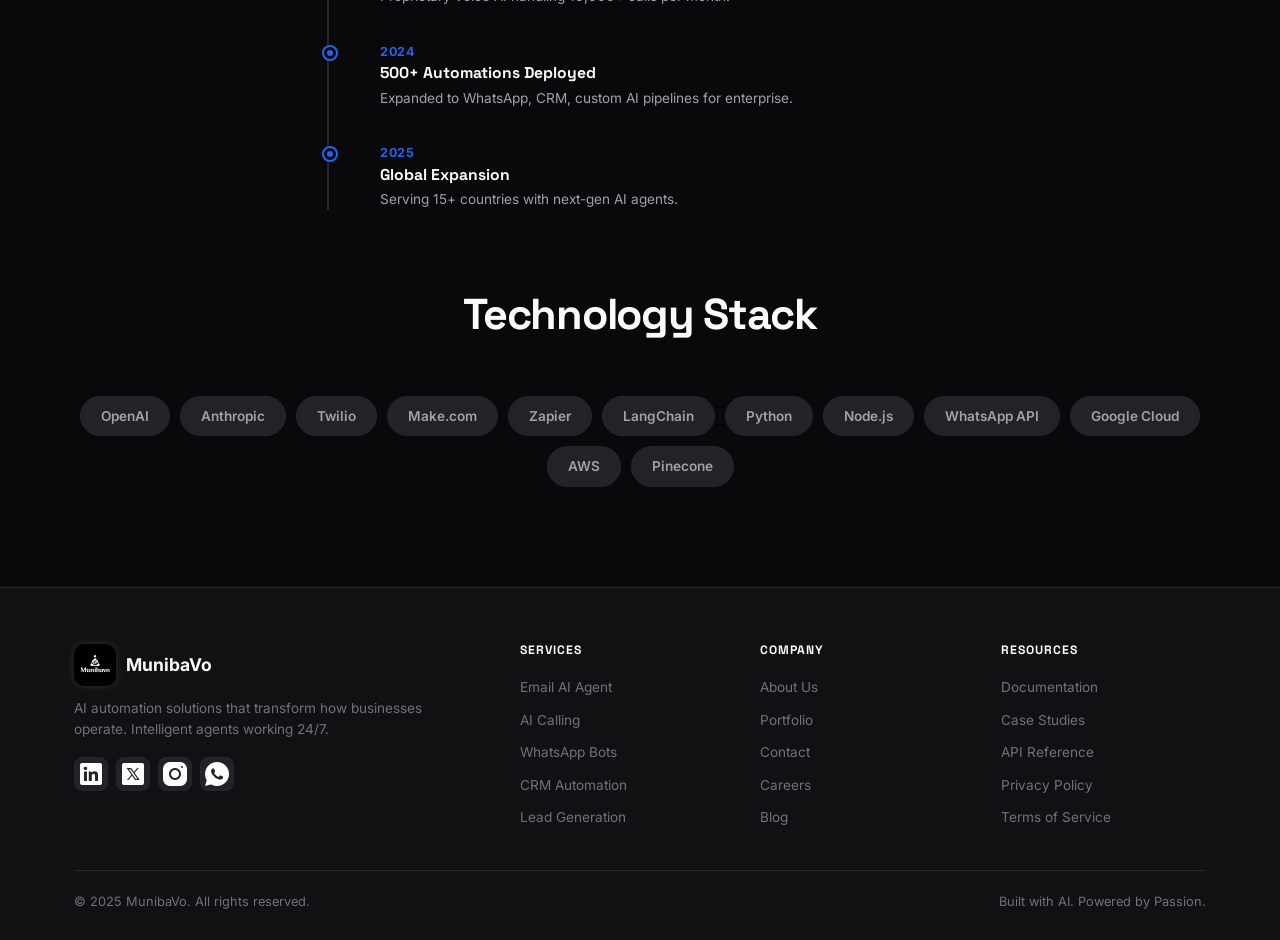
<file: about.html>
<!DOCTYPE html>
<html lang="en" data-theme="dark">

<head>
  <meta charset="UTF-8">
  <meta name="viewport" content="width=device-width, initial-scale=1.0">
  <title>About — MunibaVo AI Automation Agency</title>
  <meta name="description"
    content="Learn about MunibaVo — our mission, values, journey, and the technology stack powering AI automation for 150+ businesses worldwide.">
  <link rel="icon" type="image/png" href="logo.png">
  <link rel="preconnect" href="https://fonts.googleapis.com">
  <link rel="preconnect" href="https://fonts.gstatic.com" crossorigin>
  <link
    href="https://fonts.googleapis.com/css2?family=Inter:wght@300;400;500;600;700;800;900&family=Space+Grotesk:wght@400;500;600;700&display=swap"
    rel="stylesheet">
  <link rel="stylesheet" href="styles.css">
</head>

<body>

  <div class="bg-watermark"></div>
  <div id="scrollBar"></div>
  <div class="cur-ring" id="curR"></div>
  <div class="cur-dot" id="curD"></div>

  <!-- NAV -->
  <nav class="nav" id="nav">
    <div class="container nav-in">
      <a href="index.html" class="nav-logo">
        <img src="logo.png" alt="MunibaVo Logo" class="logo-img">MunibaVo
      </a>
      <div class="nav-links" id="navL">
        <a href="index.html" class="nl-link" data-page="home">Home</a>
        <a href="services.html" class="nl-link" data-page="services">Services</a>
        <a href="about.html" class="nl-link act" data-page="about">About</a>
        <a href="portfolio.html" class="nl-link" data-page="portfolio">Portfolio</a>
        <a href="contact.html" class="nl-link" data-page="contact">Contact</a>
      </div>
      <div class="nav-r">
        <button class="th-btn" id="thBtn" onclick="togTheme()" aria-label="Toggle theme"><span
            id="thI">🌙</span></button>
        <a href="contact.html" class="nav-cta">Get Started →</a>
        <button class="ham" id="ham" onclick="togMob()"
          aria-label="Menu"><span></span><span></span><span></span></button>
      </div>
    </div>
  </nav>
  <div class="mob-ov" id="mobOv" onclick="togMob()"></div>
  <div class="mob-dr" id="mobDr">
    <a href="index.html" class="nl-link" data-page="home">Home</a>
    <a href="services.html" class="nl-link" data-page="services">Services</a>
    <a href="about.html" class="nl-link act" data-page="about">About</a>
    <a href="portfolio.html" class="nl-link" data-page="portfolio">Portfolio</a>
    <a href="contact.html" class="nl-link" data-page="contact">Contact</a>
  </div>

  <!-- ABOUT -->
  <section class="abt-pg">
    <div class="container">
      <div class="sec-hdr">
        <span class="slabel sl-b rv">About Us</span>
        <h2 class="sh rv" style="transition-delay:.05s">Building the <span class="grad-tx">Future of Work</span></h2>
        <p class="ss rv" style="transition-delay:.1s">We're on a mission to make AI automation accessible, practical,
          and transformative for every business.</p>
      </div>
      <div class="abt-hero">
        <div class="abt-tx rv-l">
          <p>MunibaVo was born from a simple insight: most businesses waste thousands of hours every year on tasks that
            AI can handle better, faster, and cheaper.</p>
          <p>Founded by a team of AI engineers and business strategists in Ahmedabad, India, we bridge the gap between
            cutting-edge AI and practical business applications.</p>
          <p>Today, we've built over 500 automation systems for companies across industries — from scrappy startups to
            enterprise organizations in 15+ countries.</p>
          <div class="abt-quote">
            <p>"We don't just build bots — we engineer intelligent systems that think, learn, and evolve with your
              business."</p>
          </div>
        </div>
        <div class="abt-vis rv-r">
          <div class="abt-st">
            <h3>500+</h3>
            <p>Automations Deployed</p>
          </div>
          <div class="abt-st">
            <h3>15+</h3>
            <p>Countries Served</p>
          </div>
          <div class="abt-st">
            <h3>98%</h3>
            <p>Client Retention</p>
          </div>
          <div class="abt-st">
            <h3>4 yrs</h3>
            <p>Industry Experience</p>
          </div>
        </div>
      </div>
      <div class="sec-hdr">
        <h2 class="sh rv">Our Values</h2>
      </div>
      <div class="val-grid">
        <div class="card val-card rv"><span class="vi">⚡</span>
          <h3>Speed & Precision</h3>
          <p>Deliver fast without compromising quality. Built for scale.</p>
        </div>
        <div class="card val-card rv" style="transition-delay:.06s"><span class="vi">🔒</span>
          <h3>Trust & Transparency</h3>
          <p>Privacy-first architecture, clear communication always.</p>
        </div>
        <div class="card val-card rv" style="transition-delay:.12s"><span class="vi">🎯</span>
          <h3>Results-Driven</h3>
          <p>We measure ROI, time saved, and revenue — not features.</p>
        </div>
        <div class="card val-card rv" style="transition-delay:.18s"><span class="vi">🌍</span>
          <h3>Innovation First</h3>
          <p>Latest models and methods before the competition.</p>
        </div>
      </div>
      <div class="sec-hdr">
        <h2 class="sh rv">Our Journey</h2>
      </div>
      <div class="tl">
        <div class="tl-i rv">
          <div class="yr">2021</div>
          <h3>Founded in Ahmedabad</h3>
          <p>Vision to democratize AI automation for businesses of all sizes.</p>
        </div>
        <div class="tl-i rv" style="transition-delay:.08s">
          <div class="yr">2022</div>
          <h3>First 50 Clients</h3>
          <p>Email & chatbot solutions across e-commerce, healthcare, finance.</p>
        </div>
        <div class="tl-i rv" style="transition-delay:.16s">
          <div class="yr">2023</div>
          <h3>AI Calling Agents Launched</h3>
          <p>Proprietary voice AI handling 10,000+ calls per month.</p>
        </div>
        <div class="tl-i rv" style="transition-delay:.24s">
          <div class="yr">2024</div>
          <h3>500+ Automations Deployed</h3>
          <p>Expanded to WhatsApp, CRM, custom AI pipelines for enterprise.</p>
        </div>
        <div class="tl-i rv" style="transition-delay:.32s">
          <div class="yr">2025</div>
          <h3>Global Expansion</h3>
          <p>Serving 15+ countries with next-gen AI agents.</p>
        </div>
      </div>
      <div class="sec-hdr" style="margin-top:80px">
        <h2 class="sh rv">Technology Stack</h2>
      </div>
      <div class="tech-row rv">
        <span class="tp">OpenAI</span><span class="tp">Anthropic</span><span class="tp">Twilio</span><span
          class="tp">Make.com</span><span class="tp">Zapier</span><span class="tp">LangChain</span><span
          class="tp">Python</span><span class="tp">Node.js</span><span class="tp">WhatsApp API</span><span
          class="tp">Google Cloud</span><span class="tp">AWS</span><span class="tp">Pinecone</span>
      </div>
    </div>
  </section>

  <!-- FOOTER -->
  <footer class="ftr">
    <div class="container">
      <div class="ftr-grid">
        <div class="ftr-brand">
          <div class="ftr-logo"><img src="logo.png" alt="MunibaVo Logo" class="ftr-logo-img">MunibaVo</div>
          <p>AI automation solutions that transform how businesses operate. Intelligent agents working 24/7.</p>
          <div class="ftr-soc"><a href="https://www.linkedin.com/in/narendra-mevada/" target="_blank"
              aria-label="LinkedIn"><img src="linkedin.png" alt="Linkedin"></a><a href="#" target="_blank"
              aria-label="Twitter"><img src="twitter.png" alt="Twitter"></a><a
              href="https://www.instagram.com/_narendra.in/" target="_blank" aria-label="Instagram"><img
                src="instagram.png" alt="Instagram"></a><a href="https://wa.me/+919313890981" target="_blank"
              aria-label="WhatsApp"><img src="whatshapp.png" alt="Whatshapp"></a>
          </div>
        </div>
        <div class="ftr-col">
          <h4>Services</h4><a href="services.html">Email AI Agent</a><a href="services.html">AI Calling</a><a
            href="services.html">WhatsApp Bots</a><a href="services.html">CRM Automation</a><a href="services.html">Lead
            Generation</a>
        </div>
        <div class="ftr-col">
          <h4>Company</h4><a href="about.html">About Us</a><a href="portfolio.html">Portfolio</a><a
            href="contact.html">Contact</a><a href="#">Careers</a><a href="#">Blog</a>
        </div>
        <div class="ftr-col">
          <h4>Resources</h4><a href="#">Documentation</a><a href="#">Case Studies</a><a href="#">API Reference</a><a
            href="#">Privacy Policy</a><a href="#">Terms of Service</a>
        </div>
      </div>
      <div class="ftr-bot">
        <p>© 2025 MunibaVo. All rights reserved.</p>
        <p>Built with AI. Powered by Passion.</p>
      </div>
    </div>
  </footer>

  <button id="backToTop" class="back-to-top" aria-label="Back to top">
    <svg viewBox="0 0 24 24" fill="none" stroke="currentColor" stroke-width="2" stroke-linecap="round"
      stroke-linejoin="round">
      <path d="M12 19V5M5 12l7-7 7 7" />
    </svg>
  </button>

  <script src="script.js"></script>
</body>

</html>
</file>
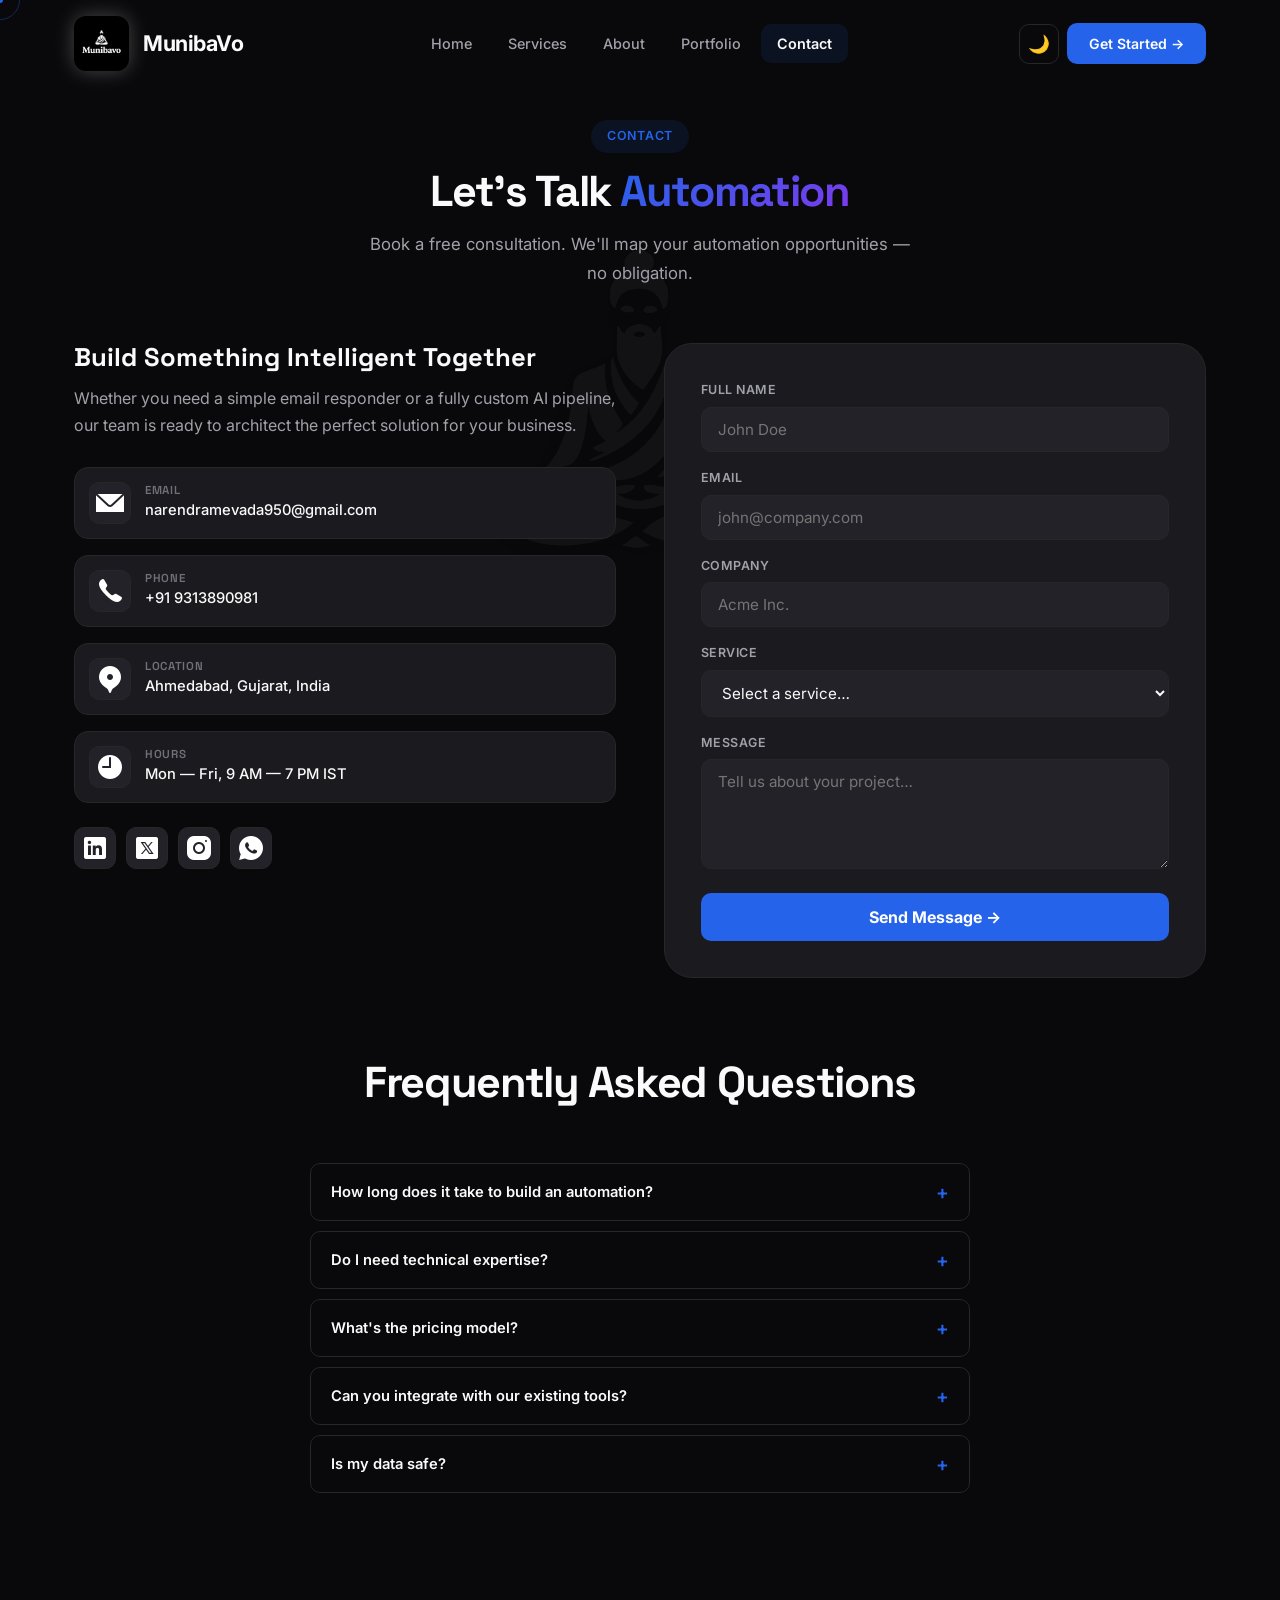
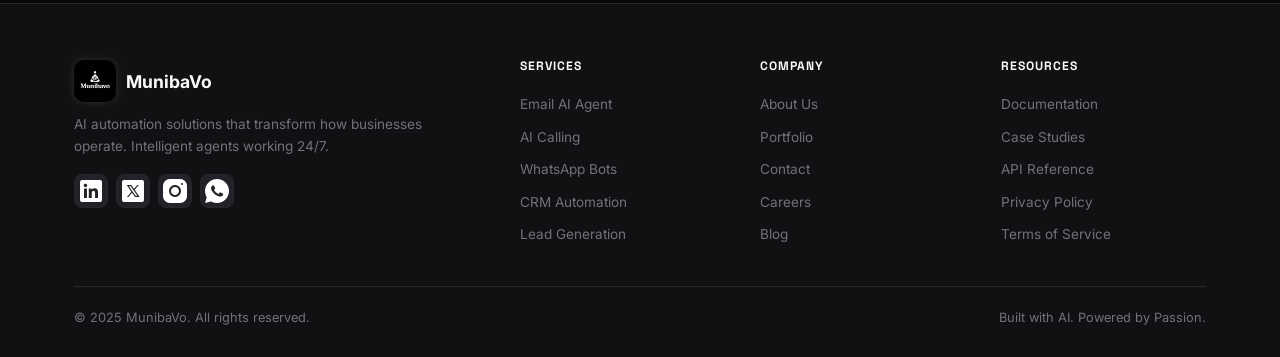
<file: contact.html>
<!DOCTYPE html>
<html lang="en" data-theme="dark">

<head>
  <meta charset="UTF-8">
  <meta name="viewport" content="width=device-width, initial-scale=1.0">
  <title>Contact — MunibaVo AI Automation Agency</title>
  <meta name="description"
    content="Get in touch with MunibaVo. Book a free AI automation consultation. Email, phone, or fill out the contact form.">
  <link rel="icon" type="image/png" href="logo.png">
  <link rel="preconnect" href="https://fonts.googleapis.com">
  <link rel="preconnect" href="https://fonts.gstatic.com" crossorigin>
  <link
    href="https://fonts.googleapis.com/css2?family=Inter:wght@300;400;500;600;700;800;900&family=Space+Grotesk:wght@400;500;600;700&display=swap"
    rel="stylesheet">
  <link rel="stylesheet" href="styles.css">
</head>

<body>

  <div class="bg-watermark"></div>
  <div id="scrollBar"></div>
  <div class="cur-ring" id="curR"></div>
  <div class="cur-dot" id="curD"></div>

  <!-- NAV -->
  <nav class="nav" id="nav">
    <div class="container nav-in">
      <a href="index.html" class="nav-logo"><img src="logo.png" alt="MunibaVo Logo" class="logo-img">MunibaVo</a>
      <div class="nav-links" id="navL">
        <a href="index.html" class="nl-link" data-page="home">Home</a>
        <a href="services.html" class="nl-link" data-page="services">Services</a>
        <a href="about.html" class="nl-link" data-page="about">About</a>
        <a href="portfolio.html" class="nl-link" data-page="portfolio">Portfolio</a>
        <a href="contact.html" class="nl-link act" data-page="contact">Contact</a>
      </div>
      <div class="nav-r">
        <button class="th-btn" id="thBtn" onclick="togTheme()" aria-label="Toggle theme"><span
            id="thI">🌙</span></button>
        <a href="contact.html" class="nav-cta">Get Started →</a>
        <button class="ham" id="ham" onclick="togMob()"
          aria-label="Menu"><span></span><span></span><span></span></button>
      </div>
    </div>
  </nav>
  <div class="mob-ov" id="mobOv" onclick="togMob()"></div>
  <div class="mob-dr" id="mobDr">
    <a href="index.html" class="nl-link" data-page="home">Home</a>
    <a href="services.html" class="nl-link" data-page="services">Services</a>
    <a href="about.html" class="nl-link" data-page="about">About</a>
    <a href="portfolio.html" class="nl-link" data-page="portfolio">Portfolio</a>
    <a href="contact.html" class="nl-link act" data-page="contact">Contact</a>
  </div>

  <!-- CONTACT -->
  <section class="cnt-pg">
    <div class="container">
      <div class="sec-hdr">
        <span class="slabel sl-b rv">Contact</span>
        <h2 class="sh rv" style="transition-delay:.05s">Let's Talk <span class="grad-tx">Automation</span></h2>
        <p class="ss rv" style="transition-delay:.1s">Book a free consultation. We'll map your automation opportunities
          — no obligation.</p>
      </div>
      <div class="cnt-lay">
        <div class="cnt-info rv-l">
          <h3>Build Something Intelligent Together</h3>
          <p>Whether you need a simple email responder or a fully custom AI pipeline, our team is ready to architect the
            perfect solution for your business.</p>
          <div class="cd">
            <div class="cd-i"><img src="email.png" alt="Email">
            </div>
            <div>
              <h4>Email</h4>
              <p>narendramevada950@gmail.com</p>
            </div>
          </div>
          <div class="cd">
            <div class="cd-i"><img src="phone.png" alt="Phone"></div>
            <div>
              <h4>Phone</h4>
              <p>+91 9313890981</p>
            </div>
          </div>
          <div class="cd">
            <div class="cd-i"><img src="location.png" alt="Location"></div>
            <div>
              <h4>Location</h4>
              <p>Ahmedabad, Gujarat, India</p>
            </div>
          </div>
          <div class="cd">
            <div class="cd-i"><img src="clock.png" alt="Clock"></div>
            <div>
              <h4>Hours</h4>
              <p>Mon — Fri, 9 AM — 7 PM IST</p>
            </div>
          </div>
          <div class="soc-row">
            <a href="https://www.linkedin.com/in/narendra-mevada/" target="_blank" class="soc-a"
              aria-label="LinkedIn"><img src="linkedin.png" alt="LinkedIn"></a>
            <a href="#" target="_blank" class="soc-a" aria-label="Twitter"><img src="twitter.png" alt="Twitter"></a>
            <a href="https://www.instagram.com/_narendra.in/" target="_blank" class="soc-a" aria-label="Instagram"><img
                src="instagram.png" alt="Instagram"></a>
            <a href="https://wa.me/+919313890981" target="_blank" class="soc-a" aria-label="WhatsApp"><img
                src="whatshapp.png" alt="WhatsApp"></a>
          </div>
        </div>
        <div class="rv-r">
          <div class="form-w" id="formW">
            <form id="cForm" onsubmit="subForm(event)">
              <div class="fg"><label for="cN">Full Name</label><input type="text" id="cN" placeholder="John Doe"
                  required></div>
              <div class="fg"><label for="cE">Email</label><input type="email" id="cE" placeholder="john@company.com"
                  required></div>
              <div class="fg"><label for="cCo">Company</label><input type="text" id="cCo" placeholder="Acme Inc."></div>
              <div class="fg"><label for="cSv">Service</label>
                <select id="cSv" required>
                  <option value="" disabled selected>Select a service…</option>
                  <option>Email Reply Agent</option>
                  <option>AI Calling Agent</option>
                  <option>WhatsApp Automation</option>
                  <option>CRM & Workflow</option>
                  <option>Custom AI</option>
                  <option>Lead Generation</option>
                  <option>Chatbot</option>
                  <option>Other</option>
                </select>
              </div>
              <div class="fg"><label for="cM">Message</label><textarea id="cM" placeholder="Tell us about your project…"
                  required></textarea></div>
              <button type="submit" class="sub-btn" id="subBtn"><span class="bl">Send Message →</span>
                <div class="sp"></div>
              </button>
            </form>
            <div class="f-suc" id="fSuc">
              <div class="chk-c"><svg viewBox="0 0 24 24">
                  <path d="M5 13l4 4L19 7" stroke-linecap="round" stroke-linejoin="round" />
                </svg></div>
              <h3>Message Sent!</h3>
              <p>We'll get back to you within 24 hours. Thank you!</p>
            </div>
          </div>
        </div>
      </div>
      <div class="faq-sec">
        <div class="sec-hdr">
          <h2 class="sh rv">Frequently Asked Questions</h2>
        </div>
        <div class="faq-i rv"><button class="faq-q" onclick="togFaq(this)">How long does it take to build an
            automation?<span class="fi2">+</span></button>
          <div class="faq-a">
            <p>Standard automations ship within 1–2 weeks. Complex custom AI solutions take 3–6 weeks. We always provide
              a clear timeline before starting.</p>
          </div>
        </div>
        <div class="faq-i rv" style="transition-delay:.06s"><button class="faq-q" onclick="togFaq(this)">Do I need
            technical expertise?<span class="fi2">+</span></button>
          <div class="faq-a">
            <p>Not at all! We handle all technical setup, integration, deployment. Solutions include intuitive
              dashboards, training, and documentation.</p>
          </div>
        </div>
        <div class="faq-i rv" style="transition-delay:.12s"><button class="faq-q" onclick="togFaq(this)">What's the
            pricing model?<span class="fi2">+</span></button>
          <div class="faq-a">
            <p>Project-based pricing for builds and monthly retainers for management. Every engagement starts with a
              free consultation and transparent quote.</p>
          </div>
        </div>
        <div class="faq-i rv" style="transition-delay:.18s"><button class="faq-q" onclick="togFaq(this)">Can you
            integrate with our existing tools?<span class="fi2">+</span></button>
          <div class="faq-a">
            <p>Absolutely — CRMs, communication tools, e-commerce platforms, databases, APIs. If it has an API, we
              connect it.</p>
          </div>
        </div>
        <div class="faq-i rv" style="transition-delay:.24s"><button class="faq-q" onclick="togFaq(this)">Is my data
            safe?<span class="fi2">+</span></button>
          <div class="faq-a">
            <p>Enterprise-grade encryption, SOC 2 compliant. Your data is never used to train models and remains fully
              under your control.</p>
          </div>
        </div>
      </div>
    </div>
  </section>

  <!-- FOOTER -->
  <footer class="ftr">
    <div class="container">
      <div class="ftr-grid">
        <div class="ftr-brand">
          <div class="ftr-logo"><img src="logo.png" alt="MunibaVo Logo" class="ftr-logo-img">MunibaVo</div>
          <p>AI automation solutions that transform how businesses operate. Intelligent agents working 24/7.</p>
          <div class="ftr-soc"><a href="https://www.linkedin.com/in/narendra-mevada/" target="_blank"
              aria-label="LinkedIn"><img src="linkedin.png" alt="Linkedin"></a><a href="#" target="_blank"
              aria-label="Twitter"><img src="twitter.png" alt="Twitter"></a><a
              href="https://www.instagram.com/_narendra.in/" target="_blank" aria-label="Instagram"><img
                src="instagram.png" alt="Instagram"></a><a href="https://wa.me/+919313890981" target="_blank"
              aria-label="WhatsApp"><img src="whatshapp.png" alt="Whatshapp"></a>
          </div>
        </div>
        <div class="ftr-col">
          <h4>Services</h4><a href="services.html">Email AI Agent</a><a href="services.html">AI Calling</a><a
            href="services.html">WhatsApp Bots</a><a href="services.html">CRM Automation</a><a href="services.html">Lead
            Generation</a>
        </div>
        <div class="ftr-col">
          <h4>Company</h4><a href="about.html">About Us</a><a href="portfolio.html">Portfolio</a><a
            href="contact.html">Contact</a><a href="#">Careers</a><a href="#">Blog</a>
        </div>
        <div class="ftr-col">
          <h4>Resources</h4><a href="#">Documentation</a><a href="#">Case Studies</a><a href="#">API Reference</a><a
            href="#">Privacy Policy</a><a href="#">Terms of Service</a>
        </div>
      </div>
      <div class="ftr-bot">
        <p>© 2025 MunibaVo. All rights reserved.</p>
        <p>Built with AI. Powered by Passion.</p>
      </div>
    </div>
  </footer>

  <button id="backToTop" class="back-to-top" aria-label="Back to top">
    <svg viewBox="0 0 24 24" fill="none" stroke="currentColor" stroke-width="2" stroke-linecap="round"
      stroke-linejoin="round">
      <path d="M12 19V5M5 12l7-7 7 7" />
    </svg>
  </button>

  <script src="script.js"></script>
  <script>
    /* ── Form (contact page only) ── */
    function subForm(e) {
      e.preventDefault(); const b = document.getElementById('subBtn');
      b.classList.add('ld'); b.disabled = true;
      setTimeout(() => { document.getElementById('cForm').style.display = 'none'; document.getElementById('fSuc').classList.add('show'); b.classList.remove('ld'); b.disabled = false }, 1800);
    }

    /* ── FAQ ── */
    function togFaq(b) { const i = b.parentElement, o = i.classList.contains('open'); document.querySelectorAll('.faq-i').forEach(f => f.classList.remove('open')); if (!o) i.classList.add('open') }
  </script>
</body>

</html>
</file>
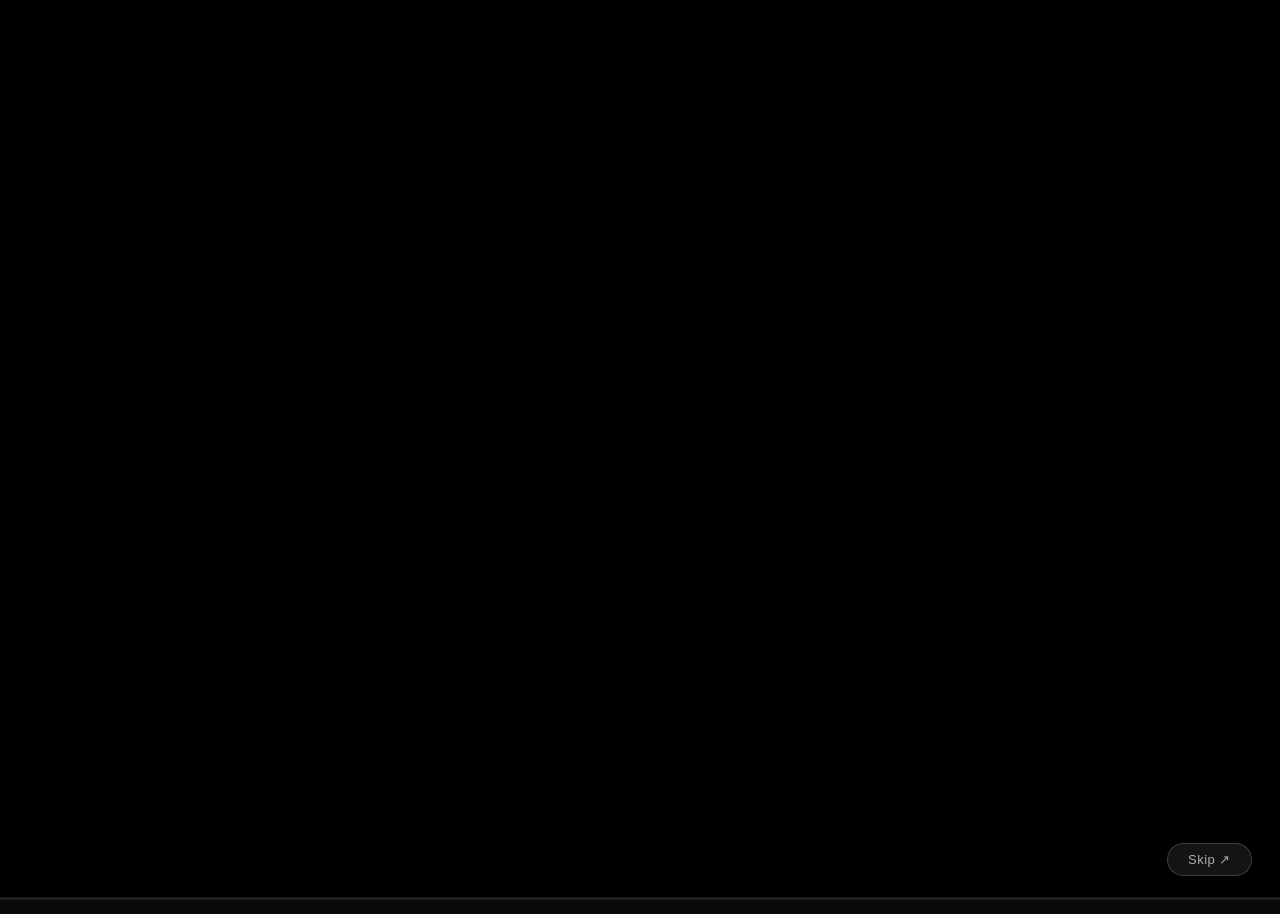
<file: loader.html>
<!DOCTYPE html>
<html lang="en">
<head>
  <meta charset="UTF-8" />
  <meta name="viewport" content="width=device-width, initial-scale=1.0"/>
  <title>Loader Preview</title>
  <style>
    *, *::before, *::after { margin: 0; padding: 0; box-sizing: border-box; }

    body {
      background: #0a0a0a;
      font-family: 'Segoe UI', sans-serif;
      overflow: hidden;
    }

    /* ── LOADER OVERLAY ─────────────────────────────────────── */
    #loader {
      position: fixed;
      inset: 0;
      z-index: 9999;
      background: #000;
      display: flex;
      align-items: center;
      justify-content: center;
      overflow: hidden;
      transition: opacity 0.9s cubic-bezier(0.76, 0, 0.24, 1),
                  visibility 0.9s;
    }

    #loader.hidden {
      opacity: 0;
      visibility: hidden;
      pointer-events: none;
    }

    /* Video fills the entire screen — crops edges like a background-cover */
    #loader-video {
      position: absolute;
      inset: 0;
      width: 100%;
      height: 100%;
      object-fit: cover;   /* ← KEY: this is what makes it truly full-screen */
      object-position: center;
    }

    /* Progress bar at the very bottom */
    #loader-progress-track {
      position: absolute;
      bottom: 0;
      left: 0;
      right: 0;
      height: 3px;
      background: rgba(255,255,255,0.12);
      z-index: 2;
    }

    #loader-progress-fill {
      height: 100%;
      width: 0%;
      background: linear-gradient(90deg, #fff 0%, rgba(255,255,255,0.6) 100%);
      transition: width 0.1s linear;
      box-shadow: 0 0 10px rgba(255,255,255,0.6);
    }

    /* Skip button (optional — remove if you don't want it) */
    #loader-skip {
      position: absolute;
      bottom: 24px;
      right: 28px;
      z-index: 3;
      background: rgba(255,255,255,0.08);
      color: rgba(255,255,255,0.65);
      border: 1px solid rgba(255,255,255,0.18);
      padding: 8px 20px;
      border-radius: 100px;
      font-size: 13px;
      letter-spacing: 0.04em;
      cursor: pointer;
      backdrop-filter: blur(6px);
      -webkit-backdrop-filter: blur(6px);
      transition: background 0.2s, color 0.2s;
      opacity: 0;
      animation: fadeInSkip 0.5s 1.5s forwards;
    }

    #loader-skip:hover {
      background: rgba(255,255,255,0.18);
      color: #fff;
    }

    @keyframes fadeInSkip {
      to { opacity: 1; }
    }

    /* ── YOUR PAGE CONTENT (demo only) ─────────────────────── */
    #page-content {
      display: flex;
      flex-direction: column;
      align-items: center;
      justify-content: center;
      height: 100vh;
      color: #fff;
      text-align: center;
      padding: 40px;
      opacity: 0;
      transform: translateY(14px);
      transition: opacity 0.8s 0.2s ease, transform 0.8s 0.2s ease;
    }

    #page-content.visible {
      opacity: 1;
      transform: translateY(0);
    }

    #page-content h1 {
      font-size: clamp(2rem, 5vw, 3.5rem);
      font-weight: 300;
      letter-spacing: -0.01em;
      margin-bottom: 12px;
    }

    #page-content p {
      font-size: 1rem;
      color: rgba(255,255,255,0.45);
      max-width: 420px;
      line-height: 1.7;
    }
  </style>
</head>
<body>

  <!-- ═══════════════════════════════════════════════════
       LOADER  —  paste this block at the very top of
       your <body> in your own website
       ═══════════════════════════════════════════════════ -->
  <div id="loader">
    <video
      id="loader-video"
      src="loader.mp4"
      autoplay
      muted
      playsinline
      preload="auto"
    ></video>

    <!-- progress bar -->
    <div id="loader-progress-track">
      <div id="loader-progress-fill"></div>
    </div>

    <!-- skip button — delete this <button> if you don't want it -->
    <button id="loader-skip" onclick="dismissLoader()">Skip ↗</button>
  </div>
  <!-- ═══════════════════════════════════════════════════ -->


  <!-- Your actual website content goes here -->
  <div id="page-content">
    <h1>Welcome to my website</h1>
    <p>Your page content lives here. The loader fades out smoothly once the animation finishes.</p>
  </div>


  <script>
    const video    = document.getElementById('loader-video');
    const fill     = document.getElementById('loader-progress-fill');
    const loader   = document.getElementById('loader');
    const content  = document.getElementById('page-content');

    // Track progress
    video.addEventListener('timeupdate', () => {
      if (video.duration) {
        fill.style.width = (video.currentTime / video.duration * 100) + '%';
      }
    });

    // Auto-dismiss when video ends
    video.addEventListener('ended', dismissLoader);

    // Safety fallback: dismiss after 12 s even if video stalls
    const fallback = setTimeout(dismissLoader, 12000);

    function dismissLoader() {
      clearTimeout(fallback);
      fill.style.width = '100%';               // complete the bar
      setTimeout(() => {
        loader.classList.add('hidden');         // fade out loader
        content.classList.add('visible');       // fade in page
      }, 200);
    }
  </script>
</body>
</html>
</file>
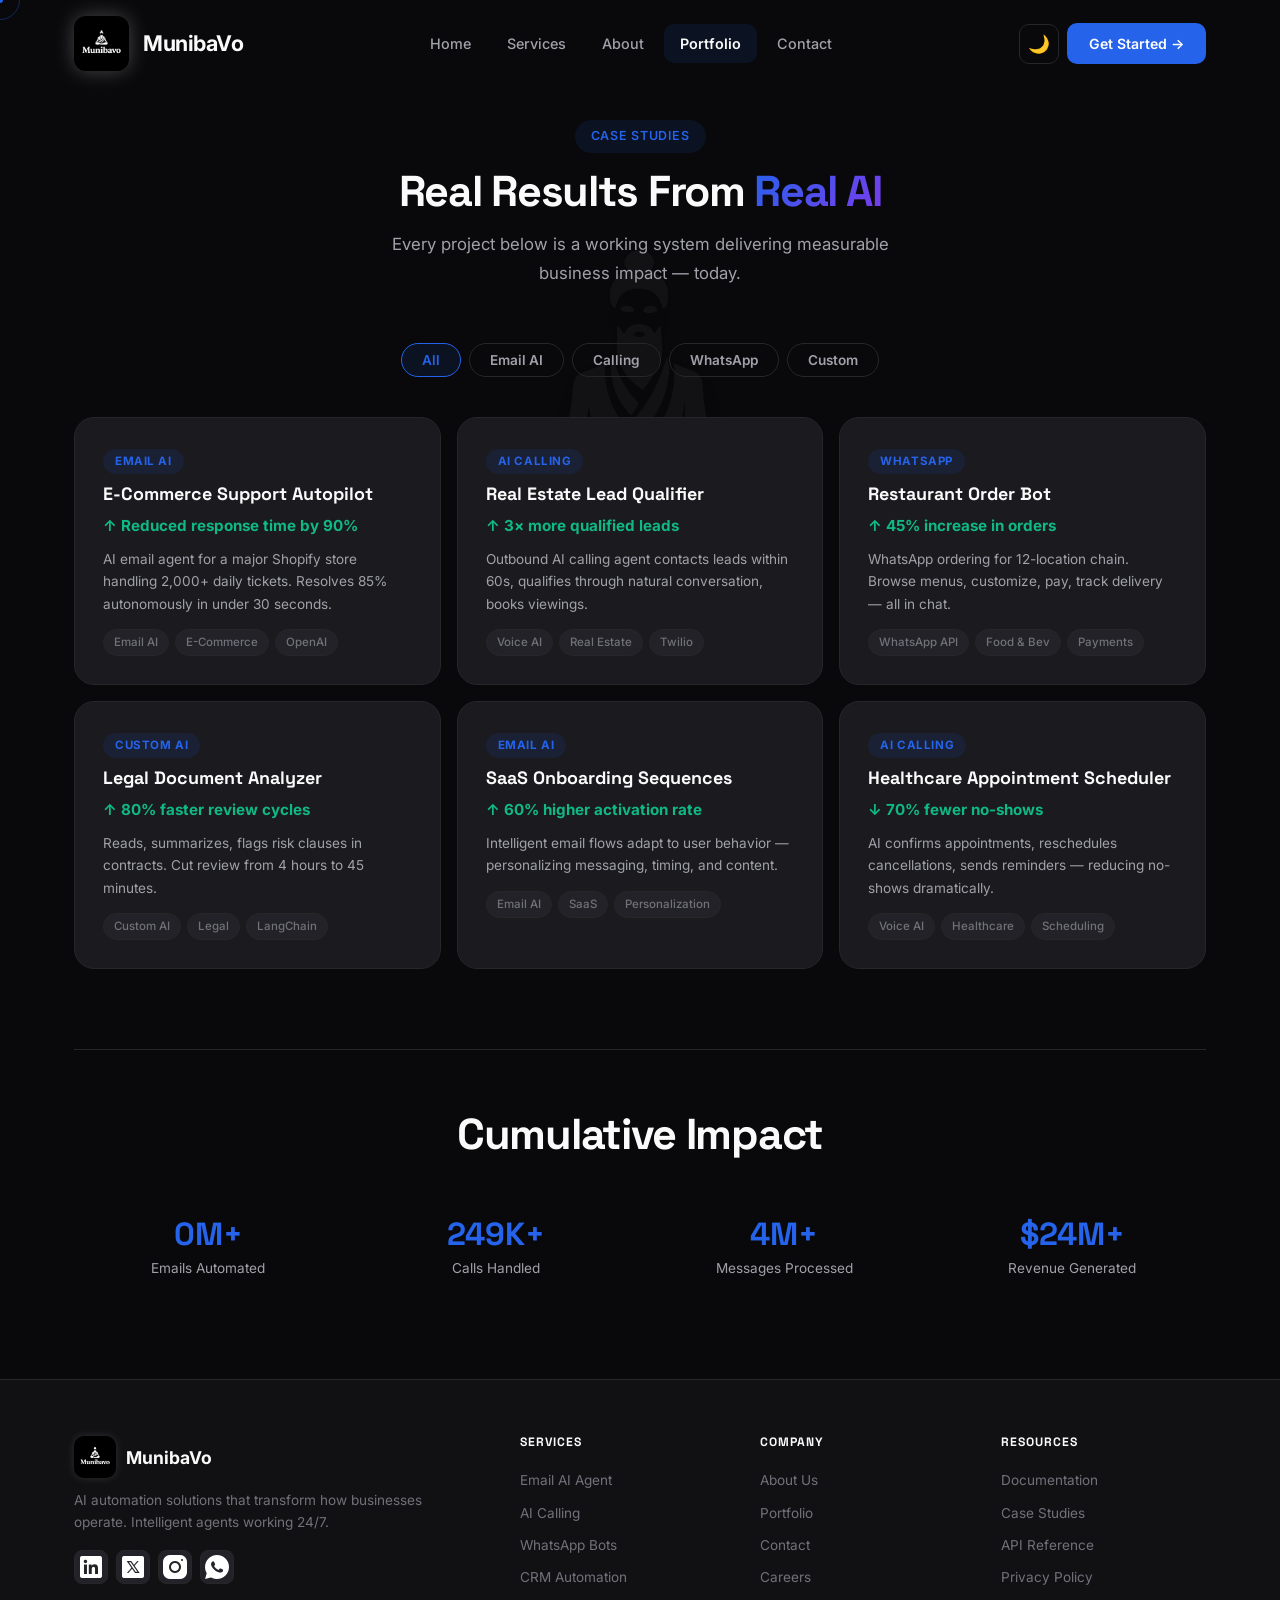
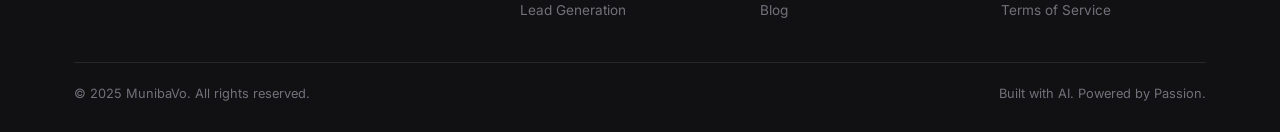
<file: portfolio.html>
<!DOCTYPE html>
<html lang="en" data-theme="dark">

<head>
  <meta charset="UTF-8">
  <meta name="viewport" content="width=device-width, initial-scale=1.0">
  <title>Portfolio — MunibaVo AI Automation Case Studies</title>
  <meta name="description"
    content="Real AI automation case studies from MunibaVo. See how we've helped businesses achieve 90% faster response times, 3× more leads, and $50M+ revenue.">
  <link rel="icon" type="image/png" href="logo.png">
  <link rel="preconnect" href="https://fonts.googleapis.com">
  <link rel="preconnect" href="https://fonts.gstatic.com" crossorigin>
  <link
    href="https://fonts.googleapis.com/css2?family=Inter:wght@300;400;500;600;700;800;900&family=Space+Grotesk:wght@400;500;600;700&display=swap"
    rel="stylesheet">
  <link rel="stylesheet" href="styles.css">
</head>

<body>

  <div class="bg-watermark"></div>
  <div id="scrollBar"></div>
  <div class="cur-ring" id="curR"></div>
  <div class="cur-dot" id="curD"></div>

  <!-- NAV -->
  <nav class="nav" id="nav">
    <div class="container nav-in">
      <a href="index.html" class="nav-logo"><img src="logo.png" alt="MunibaVo Logo" class="logo-img">MunibaVo</a>
      <div class="nav-links" id="navL">
        <a href="index.html" class="nl-link" data-page="home">Home</a>
        <a href="services.html" class="nl-link" data-page="services">Services</a>
        <a href="about.html" class="nl-link" data-page="about">About</a>
        <a href="portfolio.html" class="nl-link act" data-page="portfolio">Portfolio</a>
        <a href="contact.html" class="nl-link" data-page="contact">Contact</a>
      </div>
      <div class="nav-r">
        <button class="th-btn" id="thBtn" onclick="togTheme()" aria-label="Toggle theme"><span
            id="thI">🌙</span></button>
        <a href="contact.html" class="nav-cta">Get Started →</a>
        <button class="ham" id="ham" onclick="togMob()"
          aria-label="Menu"><span></span><span></span><span></span></button>
      </div>
    </div>
  </nav>
  <div class="mob-ov" id="mobOv" onclick="togMob()"></div>
  <div class="mob-dr" id="mobDr">
    <a href="index.html" class="nl-link" data-page="home">Home</a>
    <a href="services.html" class="nl-link" data-page="services">Services</a>
    <a href="about.html" class="nl-link" data-page="about">About</a>
    <a href="portfolio.html" class="nl-link act" data-page="portfolio">Portfolio</a>
    <a href="contact.html" class="nl-link" data-page="contact">Contact</a>
  </div>

  <!-- PORTFOLIO -->
  <section class="port-pg">
    <div class="container">
      <div class="sec-hdr">
        <span class="slabel sl-b rv">Case Studies</span>
        <h2 class="sh rv" style="transition-delay:.05s">Real Results From <span class="grad-tx">Real AI</span></h2>
        <p class="ss rv" style="transition-delay:.1s">Every project below is a working system delivering measurable
          business impact — today.</p>
      </div>
      <div class="fbar rv">
        <button class="fb act" data-filter="all" onclick="filter('all')">All</button>
        <button class="fb" data-filter="email" onclick="filter('email')">Email AI</button>
        <button class="fb" data-filter="calling" onclick="filter('calling')">Calling</button>
        <button class="fb" data-filter="whatsapp" onclick="filter('whatsapp')">WhatsApp</button>
        <button class="fb" data-filter="custom" onclick="filter('custom')">Custom</button>
      </div>
      <div class="port-grid" id="portGrid">
        <div class="card proj-card rv" data-cat="email">
          <div class="ph"><span class="ptag">Email AI</span>
            <h3>E-Commerce Support Autopilot</h3>
            <div class="pm">↑ Reduced response time by 90%</div>
          </div>
          <div class="pb">
            <p>AI email agent for a major Shopify store handling 2,000+ daily tickets. Resolves 85% autonomously in
              under 30 seconds.</p>
            <div class="bdg-row"><span class="bdg">Email AI</span><span class="bdg">E-Commerce</span><span
                class="bdg">OpenAI</span></div>
          </div>
        </div>
        <div class="card proj-card rv" style="transition-delay:.06s" data-cat="calling">
          <div class="ph"><span class="ptag">AI Calling</span>
            <h3>Real Estate Lead Qualifier</h3>
            <div class="pm">↑ 3× more qualified leads</div>
          </div>
          <div class="pb">
            <p>Outbound AI calling agent contacts leads within 60s, qualifies through natural conversation, books
              viewings.</p>
            <div class="bdg-row"><span class="bdg">Voice AI</span><span class="bdg">Real Estate</span><span
                class="bdg">Twilio</span></div>
          </div>
        </div>
        <div class="card proj-card rv" style="transition-delay:.12s" data-cat="whatsapp">
          <div class="ph"><span class="ptag">WhatsApp</span>
            <h3>Restaurant Order Bot</h3>
            <div class="pm">↑ 45% increase in orders</div>
          </div>
          <div class="pb">
            <p>WhatsApp ordering for 12-location chain. Browse menus, customize, pay, track delivery — all in chat.</p>
            <div class="bdg-row"><span class="bdg">WhatsApp API</span><span class="bdg">Food &amp; Bev</span><span
                class="bdg">Payments</span></div>
          </div>
        </div>
        <div class="card proj-card rv" data-cat="custom">
          <div class="ph"><span class="ptag">Custom AI</span>
            <h3>Legal Document Analyzer</h3>
            <div class="pm">↑ 80% faster review cycles</div>
          </div>
          <div class="pb">
            <p>Reads, summarizes, flags risk clauses in contracts. Cut review from 4 hours to 45 minutes.</p>
            <div class="bdg-row"><span class="bdg">Custom AI</span><span class="bdg">Legal</span><span
                class="bdg">LangChain</span></div>
          </div>
        </div>
        <div class="card proj-card rv" style="transition-delay:.06s" data-cat="email">
          <div class="ph"><span class="ptag">Email AI</span>
            <h3>SaaS Onboarding Sequences</h3>
            <div class="pm">↑ 60% higher activation rate</div>
          </div>
          <div class="pb">
            <p>Intelligent email flows adapt to user behavior — personalizing messaging, timing, and content.</p>
            <div class="bdg-row"><span class="bdg">Email AI</span><span class="bdg">SaaS</span><span
                class="bdg">Personalization</span></div>
          </div>
        </div>
        <div class="card proj-card rv" style="transition-delay:.12s" data-cat="calling">
          <div class="ph"><span class="ptag">AI Calling</span>
            <h3>Healthcare Appointment Scheduler</h3>
            <div class="pm">↓ 70% fewer no-shows</div>
          </div>
          <div class="pb">
            <p>AI confirms appointments, reschedules cancellations, sends reminders — reducing no-shows dramatically.
            </p>
            <div class="bdg-row"><span class="bdg">Voice AI</span><span class="bdg">Healthcare</span><span
                class="bdg">Scheduling</span></div>
          </div>
        </div>
      </div>
      <div class="impact-sec">
        <div class="sec-hdr">
          <h2 class="sh rv">Cumulative Impact</h2>
        </div>
        <div class="imp-grid">
          <div class="imp-i rv">
            <h3><span class="counter" data-target="2">0</span>M+</h3>
            <p>Emails Automated</p>
          </div>
          <div class="imp-i rv" style="transition-delay:.06s">
            <h3><span class="counter" data-target="500">0</span>K+</h3>
            <p>Calls Handled</p>
          </div>
          <div class="imp-i rv" style="transition-delay:.12s">
            <h3><span class="counter" data-target="10">0</span>M+</h3>
            <p>Messages Processed</p>
          </div>
          <div class="imp-i rv" style="transition-delay:.18s">
            <h3>$<span class="counter" data-target="50">0</span>M+</h3>
            <p>Revenue Generated</p>
          </div>
        </div>
      </div>
    </div>
  </section>

  <!-- FOOTER -->
  <footer class="ftr">
    <div class="container">
      <div class="ftr-grid">
        <div class="ftr-brand">
          <div class="ftr-logo"><img src="logo.png" alt="MunibaVo Logo" class="ftr-logo-img">MunibaVo</div>
          <p>AI automation solutions that transform how businesses operate. Intelligent agents working 24/7.</p>
          <div class="ftr-soc"><a href="https://www.linkedin.com/in/narendra-mevada/" target="_blank"
              aria-label="LinkedIn"><img src="linkedin.png" alt="Linkedin"></a><a href="#" target="_blank"
              aria-label="Twitter"><img src="twitter.png" alt="Twitter"></a><a
              href="https://www.instagram.com/_narendra.in/" target="_blank" aria-label="Instagram"><img
                src="instagram.png" alt="Instagram"></a><a href="https://wa.me/+919313890981" target="_blank"
              aria-label="WhatsApp"><img src="whatshapp.png" alt="Whatshapp"></a>
          </div>
        </div>
        <div class="ftr-col">
          <h4>Services</h4><a href="services.html">Email AI Agent</a><a href="services.html">AI Calling</a><a
            href="services.html">WhatsApp Bots</a><a href="services.html">CRM Automation</a><a href="services.html">Lead
            Generation</a>
        </div>
        <div class="ftr-col">
          <h4>Company</h4><a href="about.html">About Us</a><a href="portfolio.html">Portfolio</a><a
            href="contact.html">Contact</a><a href="#">Careers</a><a href="#">Blog</a>
        </div>
        <div class="ftr-col">
          <h4>Resources</h4><a href="#">Documentation</a><a href="#">Case Studies</a><a href="#">API Reference</a><a
            href="#">Privacy Policy</a><a href="#">Terms of Service</a>
        </div>
      </div>
      <div class="ftr-bot">
        <p>© 2025 MunibaVo. All rights reserved.</p>
        <p>Built with AI. Powered by Passion.</p>
      </div>
    </div>
  </footer>

  <button id="backToTop" class="back-to-top" aria-label="Back to top">
    <svg viewBox="0 0 24 24" fill="none" stroke="currentColor" stroke-width="2" stroke-linecap="round"
      stroke-linejoin="round">
      <path d="M12 19V5M5 12l7-7 7 7" />
    </svg>
  </button>

  <script src="script.js"></script>
  <script>
    /* ── Filter (portfolio page only) ── */
    function filter(c) {
      document.querySelectorAll('.fb').forEach(b => b.classList.toggle('act', b.dataset.filter === c));
      document.querySelectorAll('.proj-card').forEach(cd => {
        const s = c === 'all' || cd.dataset.cat === c;
        cd.style.display = s ? '' : 'none';
        if (s) { cd.style.opacity = '0'; cd.style.transform = 'translateY(16px)'; setTimeout(() => { cd.style.transition = 'opacity .35s,transform .35s'; cd.style.opacity = '1'; cd.style.transform = 'translateY(0)' }, 30) }
      });
    }
  </script>
</body>

</html>
</file>
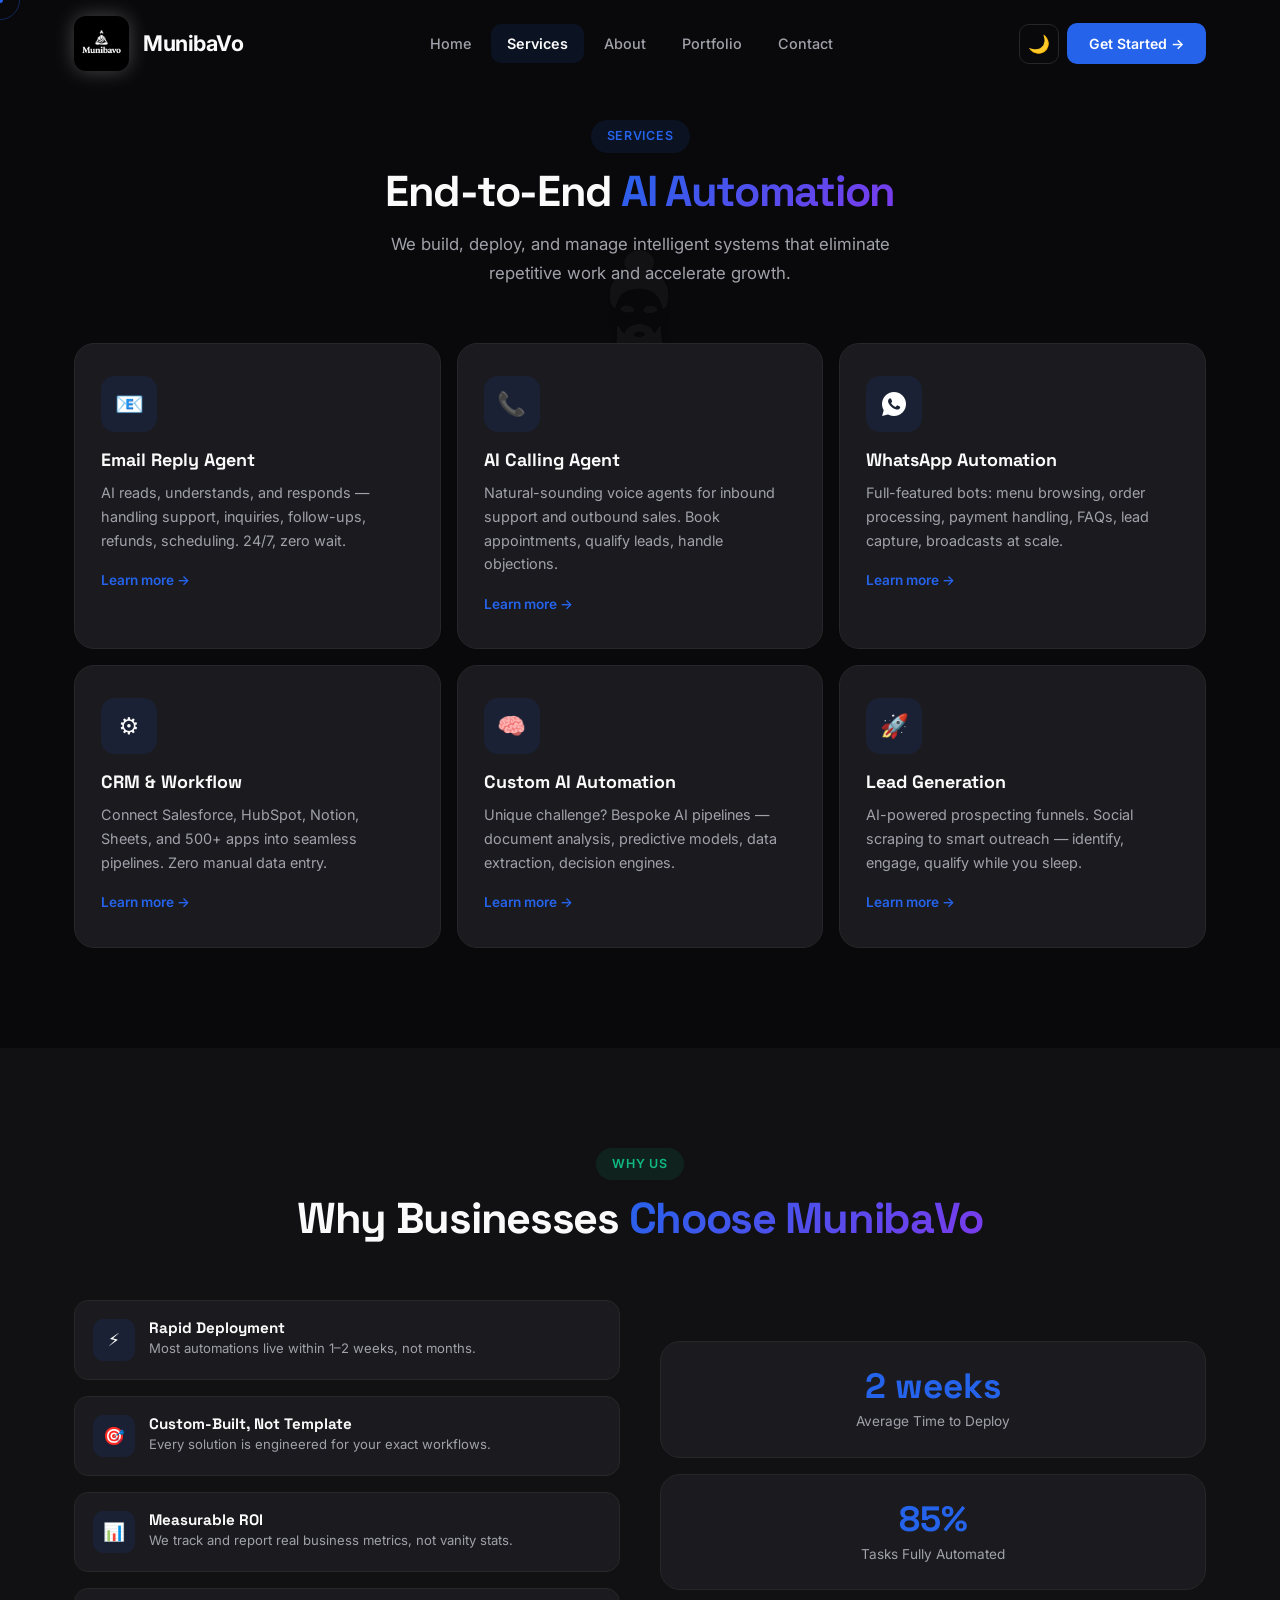
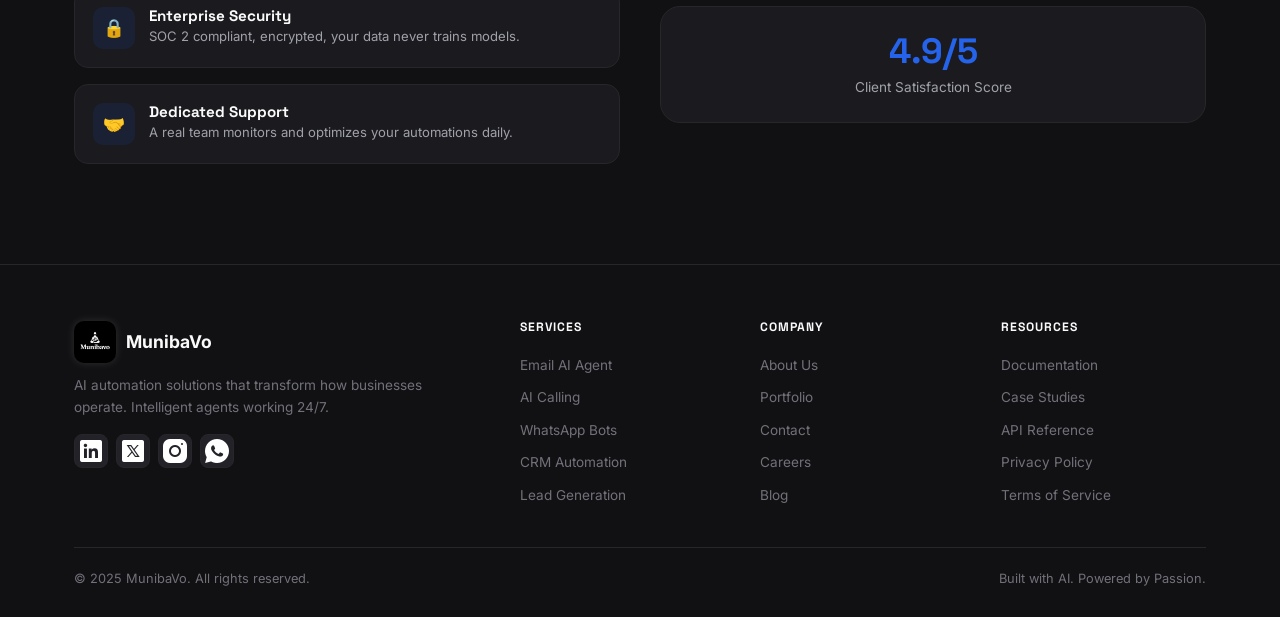
<file: services.html>
<!DOCTYPE html>
<html lang="en" data-theme="dark">

<head>
  <meta charset="UTF-8">
  <meta name="viewport" content="width=device-width, initial-scale=1.0">
  <title>Services — MunibaVo AI Automation Agency</title>
  <meta name="description"
    content="MunibaVo services: Email Reply Agents, AI Calling, WhatsApp Automation, CRM Workflow, Custom AI Solutions, Lead Generation.">
  <link rel="icon" type="image/png" href="logo.png">
  <link rel="preconnect" href="https://fonts.googleapis.com">
  <link rel="preconnect" href="https://fonts.gstatic.com" crossorigin>
  <link
    href="https://fonts.googleapis.com/css2?family=Inter:wght@300;400;500;600;700;800;900&family=Space+Grotesk:wght@400;500;600;700&display=swap"
    rel="stylesheet">
  <link rel="stylesheet" href="styles.css">
</head>

<body>

  <div class="bg-watermark"></div>
  <div id="scrollBar"></div>
  <div class="cur-ring" id="curR"></div>
  <div class="cur-dot" id="curD"></div>

  <!-- NAV -->
  <nav class="nav" id="nav">
    <div class="container nav-in">
      <a href="index.html" class="nav-logo"><img src="logo.png" alt="MunibaVo Logo" class="logo-img">MunibaVo</a>
      <div class="nav-links" id="navL">
        <a href="index.html" class="nl-link" data-page="home">Home</a>
        <a href="services.html" class="nl-link act" data-page="services">Services</a>
        <a href="about.html" class="nl-link" data-page="about">About</a>
        <a href="portfolio.html" class="nl-link" data-page="portfolio">Portfolio</a>
        <a href="contact.html" class="nl-link" data-page="contact">Contact</a>
      </div>
      <div class="nav-r">
        <button class="th-btn" id="thBtn" onclick="togTheme()" aria-label="Toggle theme"><span
            id="thI">🌙</span></button>
        <a href="contact.html" class="nav-cta">Get Started →</a>
        <button class="ham" id="ham" onclick="togMob()"
          aria-label="Menu"><span></span><span></span><span></span></button>
      </div>
    </div>
  </nav>
  <div class="mob-ov" id="mobOv" onclick="togMob()"></div>
  <div class="mob-dr" id="mobDr">
    <a href="index.html" class="nl-link" data-page="home">Home</a>
    <a href="services.html" class="nl-link act" data-page="services">Services</a>
    <a href="about.html" class="nl-link" data-page="about">About</a>
    <a href="portfolio.html" class="nl-link" data-page="portfolio">Portfolio</a>
    <a href="contact.html" class="nl-link" data-page="contact">Contact</a>
  </div>

  <!-- SERVICES -->
  <section class="srv-pg">
    <div class="container">
      <div class="sec-hdr">
        <span class="slabel sl-b rv">Services</span>
        <h2 class="sh rv" style="transition-delay:.05s">End-to-End <span class="grad-tx">AI Automation</span></h2>
        <p class="ss rv" style="transition-delay:.1s">We build, deploy, and manage intelligent systems that eliminate
          repetitive work and accelerate growth.</p>
      </div>
      <div class="srv-grid">
        <div class="card srv-card rv">
          <div class="si">📧</div>
          <h3>Email Reply Agent</h3>
          <p>AI reads, understands, and responds — handling support, inquiries, follow-ups, refunds, scheduling. 24/7,
            zero wait.</p><span class="lm">Learn more →</span>
        </div>
        <div class="card srv-card rv" style="transition-delay:.06s">
          <div class="si">📞</div>
          <h3>AI Calling Agent</h3>
          <p>Natural-sounding voice agents for inbound support and outbound sales. Book appointments, qualify leads,
            handle objections.</p><span class="lm">Learn more →</span>
        </div>
        <div class="card srv-card rv" style="transition-delay:.12s">
          <div class="si"><img src="whatshapp.png" alt="Whatshapp"></div>
          <h3>WhatsApp Automation</h3>
          <p>Full-featured bots: menu browsing, order processing, payment handling, FAQs, lead capture, broadcasts at
            scale.</p><span class="lm">Learn more →</span>
        </div>
        <div class="card srv-card rv" style="transition-delay:.06s">
          <div class="si">⚙️</div>
          <h3>CRM & Workflow</h3>
          <p>Connect Salesforce, HubSpot, Notion, Sheets, and 500+ apps into seamless pipelines. Zero manual data entry.
          </p><span class="lm">Learn more →</span>
        </div>
        <div class="card srv-card rv" style="transition-delay:.12s">
          <div class="si">🧠</div>
          <h3>Custom AI Automation</h3>
          <p>Unique challenge? Bespoke AI pipelines — document analysis, predictive models, data extraction, decision
            engines.</p><span class="lm">Learn more →</span>
        </div>
        <div class="card srv-card rv" style="transition-delay:.18s">
          <div class="si">🚀</div>
          <h3>Lead Generation</h3>
          <p>AI-powered prospecting funnels. Social scraping to smart outreach — identify, engage, qualify while you
            sleep.</p><span class="lm">Learn more →</span>
        </div>
      </div>
    </div>
  </section>

  <!-- WHY CHOOSE US -->
  <section style="background:var(--bg2)">
    <div class="container">
      <div class="sec-hdr">
        <span class="slabel sl-g rv">Why Us</span>
        <h2 class="sh rv" style="transition-delay:.05s">Why Businesses <span class="grad-tx">Choose MunibaVo</span></h2>
      </div>
      <div class="bene-grid">
        <div class="bene-list">
          <div class="bene-item rv">
            <div class="bene-ico">⚡</div>
            <div>
              <h4>Rapid Deployment</h4>
              <p>Most automations live within 1–2 weeks, not months.</p>
            </div>
          </div>
          <div class="bene-item rv" style="transition-delay:.08s">
            <div class="bene-ico">🎯</div>
            <div>
              <h4>Custom-Built, Not Template</h4>
              <p>Every solution is engineered for your exact workflows.</p>
            </div>
          </div>
          <div class="bene-item rv" style="transition-delay:.16s">
            <div class="bene-ico">📊</div>
            <div>
              <h4>Measurable ROI</h4>
              <p>We track and report real business metrics, not vanity stats.</p>
            </div>
          </div>
          <div class="bene-item rv" style="transition-delay:.24s">
            <div class="bene-ico">🔒</div>
            <div>
              <h4>Enterprise Security</h4>
              <p>SOC 2 compliant, encrypted, your data never trains models.</p>
            </div>
          </div>
          <div class="bene-item rv" style="transition-delay:.32s">
            <div class="bene-ico">🤝</div>
            <div>
              <h4>Dedicated Support</h4>
              <p>A real team monitors and optimizes your automations daily.</p>
            </div>
          </div>
        </div>
        <div class="bene-visual rv-r">
          <div class="bene-stat">
            <h3>2 weeks</h3>
            <p>Average Time to Deploy</p>
          </div>
          <div class="bene-stat">
            <h3>85%</h3>
            <p>Tasks Fully Automated</p>
          </div>
          <div class="bene-stat">
            <h3>4.9/5</h3>
            <p>Client Satisfaction Score</p>
          </div>
        </div>
      </div>
    </div>
  </section>

  <!-- FOOTER -->
  <footer class="ftr">
    <div class="container">
      <div class="ftr-grid">
        <div class="ftr-brand">
          <div class="ftr-logo"><img src="logo.png" alt="MunibaVo Logo" class="ftr-logo-img">MunibaVo</div>
          <p>AI automation solutions that transform how businesses operate. Intelligent agents working 24/7.</p>
          <div class="ftr-soc"><a href="https://www.linkedin.com/in/narendra-mevada/" target="_blank"
              aria-label="LinkedIn"><img src="linkedin.png" alt="Linkedin"></a><a href="#" target="_blank"
              aria-label="Twitter"><img src="twitter.png" alt="Twitter"></a><a
              href="https://www.instagram.com/_narendra.in/" target="_blank" aria-label="Instagram"><img
                src="instagram.png" alt="Instagram"></a><a href="https://wa.me/+919313890981" target="_blank"
              aria-label="WhatsApp"><img src="whatshapp.png" alt="Whatshapp"></a>
          </div>
        </div>
        <div class="ftr-col">
          <h4>Services</h4><a href="services.html">Email AI Agent</a><a href="services.html">AI Calling</a><a
            href="services.html">WhatsApp Bots</a><a href="services.html">CRM Automation</a><a href="services.html">Lead
            Generation</a>
        </div>
        <div class="ftr-col">
          <h4>Company</h4><a href="about.html">About Us</a><a href="portfolio.html">Portfolio</a><a
            href="contact.html">Contact</a><a href="#">Careers</a><a href="#">Blog</a>
        </div>
        <div class="ftr-col">
          <h4>Resources</h4><a href="#">Documentation</a><a href="#">Case Studies</a><a href="#">API Reference</a><a
            href="#">Privacy Policy</a><a href="#">Terms of Service</a>
        </div>
      </div>
      <div class="ftr-bot">
        <p>© 2025 MunibaVo. All rights reserved.</p>
        <p>Built with AI. Powered by Passion.</p>
      </div>
    </div>
  </footer>

  <button id="backToTop" class="back-to-top" aria-label="Back to top">
    <svg viewBox="0 0 24 24" fill="none" stroke="currentColor" stroke-width="2" stroke-linecap="round"
      stroke-linejoin="round">
      <path d="M12 19V5M5 12l7-7 7 7" />
    </svg>
  </button>

  <script src="script.js"></script>
</body>

</html>
</file>
<file: styles.css>
:root {
  --font-h: 'Space Grotesk', system-ui, sans-serif;
  --font-b: 'Inter', system-ui, sans-serif;
  --ease: cubic-bezier(.4, 0, .2, 1);
  --spring: cubic-bezier(.34, 1.56, .64, 1);
  --r: 14px;
  --r-sm: 10px;
  --r-lg: 20px;
  --r-xl: 28px;
  --tr: .3s var(--ease);
}

/* ── Preloader ── */
#pre-load {
  background: linear-gradient(135deg, #000000 0%, #07022d 30%, #0b0b0b 60%, #040029 100%);
  position: fixed;
  inset: 0;
  display: flex;
  align-items: center;
  justify-content: center;
  z-index: 999999;
  overflow: hidden;
  transition: opacity .7s ease, visibility .7s ease;
}

#pre-load.done {
  opacity: 0;
  visibility: hidden;
  pointer-events: none;
}

#pre-load .loader-inner {
  --loader-background: linear-gradient(0deg, rgba(25, 27, 31, 0.15) 0%, rgba(16, 15, 18, 0.15) 100%);
  position: relative;
  height: 250px;
  aspect-ratio: 1;
  display: flex;
  align-items: center;
  justify-content: center;
  z-index: 2;
}

#loader-video {
  position: absolute;
  inset: 0;
  width: 100%;
  height: 100%;
  object-fit: cover;
  object-position: center;
  z-index: 1;
}

#loader-progress-track {
  position: absolute;
  bottom: 0;
  left: 0;
  right: 0;
  height: 3px;
  background: rgba(255, 255, 255, 0.12);
  z-index: 3;
}

#loader-progress-fill {
  height: 100%;
  width: 0%;
  background: linear-gradient(90deg, #fff, rgba(255, 255, 255, 0.5));
  transition: width 0.1s linear;
  box-shadow: 0 0 10px rgba(255, 255, 255, 0.5);
}

#loader-skip {
  position: absolute;
  bottom: 24px;
  right: 28px;
  z-index: 3;
  background: rgba(255, 255, 255, 0.08);
  color: rgba(255, 255, 255, 0.65);
  border: 1px solid rgba(255, 255, 255, 0.18);
  padding: 8px 20px;
  border-radius: 100px;
  font-size: 13px;
  cursor: pointer;
  backdrop-filter: blur(6px);
  opacity: 0;
  animation: fadeInSkip 0.5s 1.5s forwards;
}

#loader-skip:hover {
  background: rgba(255, 255, 255, 0.18);
  color: #fff;
}

@keyframes fadeInSkip {
  to {
    opacity: 1;
  }
}

#pre-load .loader-inner .loader-logo {
  position: absolute;
  top: 50%;
  left: 50%;
  transform: translate(-50%, -50%);
  width: 120px;
  height: 120px;
  display: flex;
  align-items: center;
  justify-content: center;
  animation: color-change 2s infinite ease-in-out;
  z-index: 999;
}

#pre-load .loader-inner .loader-logo img {
  width: 100%;
  height: 100%;
  object-fit: contain;
  border-radius: 10px;
}

#pre-load .loader-inner .box {
  position: absolute;
  background: var(--loader-background);
  border-radius: 50%;
  border-top: 1px solid rgba(124, 58, 237, .5);
  box-shadow: rgba(37, 99, 235, .2) 0 10px 10px 0;
  backdrop-filter: blur(5px);
  animation: ripple 2s infinite ease-in-out;
}

#pre-load .loader-inner .box:nth-child(2) {
  width: 25%;
  aspect-ratio: 1/1;
  z-index: 99;
}

#pre-load .loader-inner .box:nth-child(3) {
  inset: 30%;
  z-index: 98;
  border-color: rgba(0, 0, 0, 0.4);
  animation-delay: .2s;
}

#pre-load .loader-inner .box:nth-child(4) {
  inset: 20%;
  z-index: 97;
  border-color: rgba(0, 0, 0, 0.3);
  animation-delay: .4s;
}

#pre-load .loader-inner .box:nth-child(5) {
  inset: 10%;
  z-index: 96;
  border-color: rgba(124, 58, 237, .2);
  animation-delay: .6s;
}

#pre-load .loader-inner .box:nth-child(6) {
  inset: 0;
  z-index: 95;
  border-color: rgba(124, 58, 237, .1);
  animation-delay: .8s;
}

@keyframes ripple {
  0% {
    transform: scale(1);
    box-shadow: rgba(37, 99, 235, .2) 0 10px 10px 0;
  }

  50% {
    transform: scale(1.3);
    box-shadow: rgba(37, 99, 235, .3) 0 30px 20px 0;
  }

  100% {
    transform: scale(1);
    box-shadow: rgba(37, 99, 235, .2) 0 10px 10px 0;
  }
}

@keyframes color-change {
  0% {
    opacity: .7
  }

  50% {
    opacity: 1
  }

  100% {
    opacity: .7
  }
}


[data-theme="dark"] {
  --bg: #09090B;
  --bg2: #111113;
  --bg3: #18181B;
  --card: #1A1A1F;
  --card-h: #202027;
  --nav: rgba(9, 9, 11, .82);
  --surf: #222228;
  --surf2: #2A2A32;
  --brd: #27272A;
  --brd-h: #3F3F46;
  --tx: #FAFAFA;
  --tx2: #A1A1AA;
  --tx3: #71717A;
  --ac: #2563EB;
  --ac-h: #3B82F6;
  --ac-s: rgba(37, 99, 235, .10);
  --ac2: #7C3AED;
  --ac2-s: rgba(124, 58, 237, .08);
  --grn: #10B981;
  --grn-s: rgba(16, 185, 129, .10);
  --amb: #F59E0B;
  --amb-s: rgba(245, 158, 11, .10);
  --red: #EF4444;
  --red-s: rgba(239, 68, 68, .08);
  --sh: 0 1px 3px rgba(0, 0, 0, .4);
  --sh-l: 0 8px 32px rgba(0, 0, 0, .3);
  --sh-xl: 0 24px 64px rgba(0, 0, 0, .4);
  --cur: 37, 99, 235;
  --grad: linear-gradient(135deg, #2563EB, #7C3AED);
  --grad2: linear-gradient(135deg, #2563EB 0%, #06B6D4 100%);

}

[data-theme="light"] {
  --bg: #FFFFFF;
  --bg2: #F9FAFB;
  --bg3: #F3F4F6;
  --card: #FFFFFF;
  --card-h: #F9FAFB;
  --nav: rgba(255, 255, 255, .85);
  --surf: #F3F4F6;
  --surf2: #E5E7EB;
  --brd: #E5E7EB;
  --brd-h: #D1D5DB;
  --tx: #111827;
  --tx2: #6B7280;
  --tx3: #9CA3AF;
  --ac: #2563EB;
  --ac-h: #1D4ED8;
  --ac-s: rgba(37, 99, 235, .06);
  --ac2: #7C3AED;
  --ac2-s: rgba(124, 58, 237, .05);
  --grn: #059669;
  --grn-s: rgba(5, 150, 105, .06);
  --amb: #D97706;
  --amb-s: rgba(217, 119, 6, .06);
  --red: #DC2626;
  --red-s: rgba(220, 38, 38, .06);
  --sh: 0 1px 3px rgba(0, 0, 0, .05);
  --sh-l: 0 8px 32px rgba(0, 0, 0, .06);
  --sh-xl: 0 24px 64px rgba(0, 0, 0, .07);
  --cur: 37, 99, 235;
  --grad: linear-gradient(135deg, #2563EB, #7C3AED);
  --grad2: linear-gradient(135deg, #2563EB 0%, #06B6D4 100%);
}

*,
*::before,
*::after {
  margin: 0;
  padding: 0;
  box-sizing: border-box
}

html {
  scroll-behavior: smooth
}

body {
  font-family: var(--font-b);
  background: var(--bg);
  color: var(--tx);
  line-height: 1.65;
  overflow-x: hidden;
  transition: background .35s var(--ease), color .35s var(--ease)
}

a {
  color: inherit;
  text-decoration: none
}

button {
  font-family: var(--font-b);
  border: none;
  background: none;
  cursor: pointer
}

img {
  max-width: 100%;
  display: block
}

ul {
  list-style: none
}

h1,
h2,
h3,
h4,
h5,
h6 {
  font-family: var(--font-h);
  line-height: 1.15;
  font-weight: 700
}

::-webkit-scrollbar {
  width: 5px
}

::-webkit-scrollbar-track {
  background: var(--bg2)
}

::-webkit-scrollbar-thumb {
  background: var(--brd-h);
  border-radius: 5px
}

.container {
  max-width: 1180px;
  margin: 0 auto;
  padding: 0 24px
}

/* ── Cursor ── */
@media(hover:hover)and(pointer:fine) {

  body,
  a,
  button,
  input,
  select,
  textarea {
    cursor: none
  }
}

.cur-ring {
  position: fixed;
  width: 40px;
  height: 40px;
  border-radius: 50%;
  border: 1.5px solid rgba(var(--cur), .35);
  pointer-events: none;
  z-index: 99999;
  transform: translate(-50%, -50%);
  transition: width .3s var(--spring), height .3s var(--spring), border-color .3s, background .3s;
  will-change: transform
}

.cur-ring.hov {
  width: 56px;
  height: 56px;
  background: rgba(var(--cur), .06);
  border-color: rgba(var(--cur), .5)
}

.cur-ring.click {
  width: 32px;
  height: 32px;
  border-color: rgba(var(--cur), .7)
}

.cur-dot {
  position: fixed;
  width: 6px;
  height: 6px;
  border-radius: 50%;
  background: rgb(var(--cur));
  pointer-events: none;
  z-index: 100000;
  transform: translate(-50%, -50%);
  will-change: transform;
  transition: transform .15s var(--spring)
}

.cur-dot.click {
  transform: translate(-50%, -50%) scale(.6)
}

/* ── Scroll Bar ── */
#scrollBar {
  position: fixed;
  top: 0;
  left: 0;
  height: 3px;
  z-index: 10001;
  background: var(--grad);
  width: 0
}

/* ── Nav ── */
.nav {
  position: fixed;
  top: 0;
  left: 0;
  width: 100%;
  z-index: 1000;
  padding: 16px 0;
  transition: all .35s var(--ease)
}

.nav.scrolled {
  background: var(--nav);
  backdrop-filter: blur(18px);
  -webkit-backdrop-filter: blur(18px);
  border-bottom: 1px solid var(--brd);
  padding: 10px 0
}

.nav-in {
  display: flex;
  align-items: center;
  justify-content: space-between
}

.nav-logo {
  display: flex;
  align-items: center;
  gap: 10px;
  font-weight: 700;
  font-size: 1.2rem;
  letter-spacing: -.02em
}

.logo-img {
  width: auto;
  height: 55px;
  /* increased from 48px */
  border-radius: 12px;
  object-fit: fill;
  transition: transform .4s var(--spring);
  filter: drop-shadow(0 0 10px rgba(255, 255, 255, .25));
}

.nav-logo {
  gap: 14px;
  font-size: 1.35rem;
}

.nav-links {
  display: flex;
  align-items: center;
  gap: 4px
}

.nl-link {
  padding: 8px 16px;
  border-radius: var(--r-sm);
  font-size: .9rem;
  font-weight: 500;
  color: var(--tx2);
  transition: all var(--tr);
  position: relative
}

.nl-link:hover,
.nl-link.act {
  color: var(--tx);
  background: var(--ac-s)
}

.nl-link.act {
  font-weight: 600
}

.nav-r {
  display: flex;
  align-items: center;
  gap: 8px
}

.th-btn {
  width: 40px;
  height: 40px;
  border-radius: var(--r-sm);
  border: 1px solid var(--brd);
  display: grid;
  place-items: center;
  color: var(--tx2);
  transition: all var(--tr);
  font-size: 1.1rem
}

.th-btn:hover {
  border-color: var(--brd-h);
  color: var(--tx);
  background: var(--surf)
}

.nav-cta {
  padding: 9px 22px;
  border-radius: var(--r-sm);
  background: var(--ac);
  color: #fff;
  font-weight: 600;
  font-size: .88rem;
  transition: all var(--tr)
}

.nav-cta:hover {
  background: var(--ac-h);
  transform: translateY(-1px);
  box-shadow: 0 4px 16px rgba(37, 99, 235, .3)
}

.ham {
  display: none;
  flex-direction: column;
  gap: 5px;
  padding: 8px;
  z-index: 1001
}

.ham span {
  display: block;
  width: 22px;
  height: 2px;
  background: var(--tx);
  border-radius: 2px;
  transition: all .3s var(--ease)
}

.ham.on span:nth-child(1) {
  transform: rotate(45deg) translate(5px, 5px)
}

.ham.on span:nth-child(2) {
  opacity: 0
}

.ham.on span:nth-child(3) {
  transform: rotate(-45deg) translate(5px, -5px)
}

.mob-ov {
  position: fixed;
  inset: 0;
  background: rgba(0, 0, 0, .5);
  z-index: 998;
  opacity: 0;
  pointer-events: none;
  transition: opacity .3s
}

.mob-ov.show {
  opacity: 1;
  pointer-events: all
}

.mob-dr {
  position: fixed;
  top: 0;
  right: -100%;
  width: 280px;
  height: 100vh;
  z-index: 999;
  background: var(--bg);
  border-left: 1px solid var(--brd);
  padding: 90px 24px 24px;
  transition: right .35s var(--ease)
}

.mob-dr.open {
  right: 0
}

.mob-dr .nl-link {
  display: block;
  padding: 14px 16px;
  font-size: 1.05rem;
  border-radius: var(--r-sm)
}

/* ── Section ── */
section {
  padding: 100px 0
}

.slabel {
  display: inline-flex;
  align-items: center;
  gap: 6px;
  padding: 6px 16px;
  border-radius: 50px;
  font-size: .78rem;
  font-weight: 600;
  text-transform: uppercase;
  letter-spacing: .06em;
  margin-bottom: 14px
}

.sl-b {
  background: var(--ac-s);
  color: var(--ac)
}

.sl-p {
  background: var(--ac2-s);
  color: var(--ac2)
}

.sl-g {
  background: var(--grn-s);
  color: var(--grn)
}

.sl-a {
  background: var(--amb-s);
  color: var(--amb)
}

.sh {
  font-size: clamp(1.7rem, 4vw, 2.7rem);
  font-weight: 800;
  letter-spacing: -.03em;
  margin-bottom: 14px
}

.ss {
  color: var(--tx2);
  font-size: 1.05rem;
  max-width: 560px;
  line-height: 1.7
}

.sec-hdr {
  text-align: center;
  margin-bottom: 56px
}

.sec-hdr .ss {
  margin: 0 auto
}

.grad-tx {
  background: var(--grad);
  -webkit-background-clip: text;
  -webkit-text-fill-color: transparent;
  background-clip: text
}

/* ── Btns ── */
.btn {
  display: inline-flex;
  align-items: center;
  gap: 8px;
  padding: 13px 28px;
  border-radius: var(--r-sm);
  font-weight: 600;
  font-size: .95rem;
  transition: all var(--tr);
  position: relative;
  overflow: hidden
}

.btn-p {
  background: var(--ac);
  color: #fff;
  box-shadow: 0 2px 8px rgba(37, 99, 235, .25)
}

.btn-p:hover {
  background: var(--ac-h);
  transform: translateY(-2px);
  box-shadow: 0 8px 24px rgba(37, 99, 235, .3)
}

.btn-s {
  background: var(--surf);
  color: var(--tx);
  border: 1px solid var(--brd)
}

.btn-s:hover {
  border-color: var(--brd-h);
  background: var(--card-h);
  transform: translateY(-2px)
}

.btn-g {
  background: var(--grad);
  color: #fff;
  box-shadow: 0 2px 8px rgba(37, 99, 235, .25)
}

.btn-g:hover {
  transform: translateY(-2px);
  box-shadow: 0 8px 24px rgba(37, 99, 235, .35)
}

.btn svg {
  width: 18px;
  height: 18px;
  stroke: currentColor;
  fill: none;
  stroke-width: 2
}

.btn .ripple {
  position: absolute;
  border-radius: 50%;
  background: rgba(255, 255, 255, .25);
  transform: scale(0);
  animation: rip .55s linear
}

@keyframes rip {
  to {
    transform: scale(4);
    opacity: 0
  }
}

/* ── Cards ── */
.card {
  background: var(--card);
  border: 1px solid var(--brd);
  border-radius: var(--r-lg);
  padding: 32px;
  transition: all .35s var(--ease);
  position: relative;
  overflow: hidden
}

.card::before {
  content: '';
  position: absolute;
  top: 0;
  left: -100%;
  width: 60%;
  height: 100%;
  background: linear-gradient(90deg, transparent, rgba(255, 255, 255, .03), transparent);
  transition: left .6s var(--ease);
  pointer-events: none
}

.card:hover::before {
  left: 130%
}

.card:hover {
  border-color: var(--brd-h);
  box-shadow: var(--sh-l);
  transform: translateY(-5px)
}

/* ── Reveals ── */
.rv {
  opacity: 0;
  transform: translateY(28px);
  transition: opacity .65s var(--ease), transform .65s var(--ease)
}

.rv.vis {
  opacity: 1;
  transform: translateY(0)
}

.rv-l {
  opacity: 0;
  transform: translateX(-28px);
  transition: opacity .65s var(--ease), transform .65s var(--ease)
}

.rv-l.vis {
  opacity: 1;
  transform: translateX(0)
}

.rv-r {
  opacity: 0;
  transform: translateX(28px);
  transition: opacity .65s var(--ease), transform .65s var(--ease)
}

.rv-r.vis {
  opacity: 1;
  transform: translateX(0)
}

.rv-s {
  opacity: 0;
  transform: scale(.92);
  transition: opacity .65s var(--ease), transform .65s var(--ease)
}

.rv-s.vis {
  opacity: 1;
  transform: scale(1)
}

.rv-ro {
  opacity: 0;
  transform: rotate(-4deg) translateY(20px);
  transition: opacity .65s var(--ease), transform .65s var(--ease)
}

.rv-ro.vis {
  opacity: 1;
  transform: rotate(0) translateY(0)
}

@media(prefers-reduced-motion:reduce) {

  .rv,
  .rv-l,
  .rv-r,
  .rv-s,
  .rv-ro {
    opacity: 1;
    transform: none;
    transition: none
  }
}

/* ══════════════════════════
   HOME – HERO
══════════════════════════ */
.hero {
  min-height: 100vh;
  display: flex;
  align-items: center;
  padding: 120px 24px 80px;
  position: relative;
  overflow: hidden
}

.hero-bg {
  position: absolute;
  inset: 0;
  z-index: 0;
  overflow: hidden
}

.h-orb {
  position: absolute;
  border-radius: 50%;
  filter: blur(80px);
  opacity: .15;
  will-change: transform
}

.h-orb1 {
  width: 500px;
  height: 500px;
  background: var(--ac);
  top: -10%;
  right: -5%;
  animation: ob1 22s ease-in-out infinite
}

.h-orb2 {
  width: 400px;
  height: 400px;
  background: var(--ac2);
  bottom: -5%;
  left: -8%;
  animation: ob2 26s ease-in-out infinite
}

.h-orb3 {
  width: 300px;
  height: 300px;
  background: #06B6D4;
  top: 40%;
  left: 30%;
  animation: ob3 20s ease-in-out infinite
}

@keyframes ob1 {

  0%,
  100% {
    transform: translate(0, 0)
  }

  50% {
    transform: translate(-40px, 30px)
  }
}

@keyframes ob2 {

  0%,
  100% {
    transform: translate(0, 0)
  }

  50% {
    transform: translate(30px, -20px)
  }
}

@keyframes ob3 {

  0%,
  100% {
    transform: translate(0, 0)
  }

  50% {
    transform: translate(20px, 30px)
  }
}

.h-grid {
  position: absolute;
  inset: 0;
  opacity: .025;
  background-image: linear-gradient(var(--tx3) 1px, transparent 1px), linear-gradient(90deg, var(--tx3) 1px, transparent 1px);
  background-size: 60px 60px
}

.hero-wrap {
  position: relative;
  z-index: 1;
  display: grid;
  grid-template-columns: 1fr 1fr;
  gap: 60px;
  align-items: center
}

.hero-left {
  max-width: 600px
}

.h-badge {
  display: inline-flex;
  align-items: center;
  gap: 8px;
  padding: 7px 18px;
  border-radius: 50px;
  background: var(--grn-s);
  color: var(--grn);
  font-size: .8rem;
  font-weight: 600;
  margin-bottom: 24px;
  border: 1px solid rgba(16, 185, 129, .15)
}

.h-badge .pulse {
  width: 7px;
  height: 7px;
  border-radius: 50%;
  background: var(--grn);
  animation: pls 2s ease-in-out infinite
}

@keyframes pls {

  0%,
  100% {
    box-shadow: 0 0 0 0 rgba(16, 185, 129, .5)
  }

  50% {
    box-shadow: 0 0 0 7px rgba(16, 185, 129, 0)
  }
}

.hero h1 {
  font-size: clamp(2.5rem, 5.5vw, 4rem);
  font-weight: 900;
  letter-spacing: -.04em;
  margin-bottom: 22px;
  line-height: 1.08
}

.tw-w {
  display: inline-block;
  position: relative;
  min-width: 200px
}

.tw-t {
  color: var(--ac)
}

.tw-c {
  display: inline-block;
  width: 3px;
  height: .82em;
  background: var(--ac);
  margin-left: 2px;
  vertical-align: text-bottom;
  animation: blk .7s step-end infinite
}

@keyframes blk {
  50% {
    opacity: 0
  }
}

.hero-desc {
  font-size: 1.12rem;
  color: var(--tx2);
  margin-bottom: 32px;
  max-width: 520px;
  line-height: 1.75
}

.hero-btns {
  display: flex;
  gap: 12px;
  flex-wrap: wrap;
  margin-bottom: 40px
}

.h-proof {
  display: flex;
  align-items: center;
  gap: 16px;
  flex-wrap: wrap
}

.av-stack {
  display: flex
}

.av {
  width: 36px;
  height: 36px;
  border-radius: 50%;
  border: 2.5px solid var(--bg);
  margin-left: -10px;
  display: grid;
  place-items: center;
  font-size: .68rem;
  font-weight: 700
}

.av:first-child {
  margin-left: 0
}

.av1 {
  background: #DBEAFE;
  color: #2563EB
}

.av2 {
  background: #EDE9FE;
  color: #7C3AED
}

.av3 {
  background: #D1FAE5;
  color: #059669
}

.av4 {
  background: #FEF3C7;
  color: #D97706
}

.av5 {
  background: var(--surf);
  color: var(--tx3)
}

.proof-tx {
  font-size: .88rem;
  color: var(--tx2)
}

.proof-tx strong {
  color: var(--tx);
  font-weight: 700
}

.h-trust {
  display: flex;
  align-items: center;
  gap: 6px;
  margin-top: 16px
}

.h-trust .star {
  color: var(--amb);
  font-size: .8rem
}

.h-trust span {
  font-size: .82rem;
  color: var(--tx3)
}

/* Hero Right – Animated Visual */
.hero-right {
  position: relative;
  display: flex;
  justify-content: center;
  align-items: center;
  height: 460px
}

.dash-mock {
  width: 380px;
  background: var(--card);
  border: 1px solid var(--brd);
  border-radius: var(--r-xl);
  padding: 0;
  overflow: hidden;
  box-shadow: var(--sh-xl);
  animation: float-d 6s ease-in-out infinite;
  position: relative;
}

@keyframes float-d {

  0%,
  100% {
    transform: translateY(0)
  }

  50% {
    transform: translateY(-12px)
  }
}

.dash-bar {
  display: flex;
  align-items: center;
  gap: 6px;
  padding: 14px 20px;
  border-bottom: 1px solid var(--brd)
}

.dash-dot {
  width: 10px;
  height: 10px;
  border-radius: 50%
}

.dd-r {
  background: #EF4444
}

.dd-y {
  background: #F59E0B
}

.dd-g {
  background: #10B981
}

.dash-body {
  padding: 20px
}

.dash-row {
  display: flex;
  align-items: center;
  gap: 12px;
  padding: 10px 14px;
  border-radius: var(--r-sm);
  margin-bottom: 8px;
  background: var(--surf);
  transition: all .3s;
  animation: dash-in .5s var(--ease) both
}

.dash-row:nth-child(1) {
  animation-delay: .2s
}

.dash-row:nth-child(2) {
  animation-delay: .4s
}

.dash-row:nth-child(3) {
  animation-delay: .6s
}

.dash-row:nth-child(4) {
  animation-delay: .8s
}

@keyframes dash-in {
  from {
    opacity: 0;
    transform: translateX(-12px)
  }

  to {
    opacity: 1;
    transform: translateX(0)
  }
}

.dash-icon {
  width: 32px;
  height: 32px;
  border-radius: 8px;
  display: grid;
  place-items: center;
  font-size: .9rem;
  flex-shrink: 0
}

.di-b {
  background: var(--ac-s)
}

.di-g {
  background: var(--grn-s)
}

.di-p {
  background: var(--ac2-s)
}

.di-a {
  background: var(--amb-s)
}

.dash-info {
  flex: 1
}

.dash-info h4 {
  font-size: .82rem;
  font-weight: 600
}

.dash-info p {
  font-size: .72rem;
  color: var(--tx3)
}

.dash-badge {
  padding: 3px 10px;
  border-radius: 50px;
  font-size: .68rem;
  font-weight: 600
}

.db-grn {
  background: var(--grn-s);
  color: var(--grn)
}

.db-ac {
  background: var(--ac-s);
  color: var(--ac)
}

.db-amb {
  background: var(--amb-s);
  color: var(--amb)
}

.dash-chart {
  margin-top: 16px;
  height: 60px;
  display: flex;
  align-items: flex-end;
  gap: 6px;
  padding: 0 14px
}

.chart-bar {
  flex: 1;
  background: var(--ac);
  border-radius: 4px 4px 0 0;
  animation: bar-grow 1s var(--spring) both;
  transform-origin: bottom
}

@keyframes bar-grow {
  from {
    transform: scaleY(0)
  }

  to {
    transform: scaleY(1)
  }
}

.chart-bar:nth-child(1) {
  height: 30%;
  animation-delay: .3s
}

.chart-bar:nth-child(2) {
  height: 55%;
  animation-delay: .4s
}

.chart-bar:nth-child(3) {
  height: 40%;
  animation-delay: .5s
}

.chart-bar:nth-child(4) {
  height: 70%;
  animation-delay: .6s
}

.chart-bar:nth-child(5) {
  height: 50%;
  animation-delay: .7s
}

.chart-bar:nth-child(6) {
  height: 85%;
  animation-delay: .8s
}

.chart-bar:nth-child(7) {
  height: 65%;
  animation-delay: .9s
}

.chart-bar:nth-child(8) {
  height: 95%;
  animation-delay: 1s;
  background: var(--grn)
}

/* Floating mini cards */
.float-card {
  position: absolute;
  background: var(--card);
  border: 1px solid var(--brd);
  border-radius: var(--r);
  padding: 12px 16px;
  box-shadow: var(--sh-l);
  display: flex;
  align-items: center;
  gap: 10px;
  font-size: .82rem;
  font-weight: 600;
  white-space: nowrap;
  z-index: 2;
}

.fc1 {
  top: 20px;
  right: -20px;
  animation: fc-f 5s ease-in-out infinite
}

.fc2 {
  bottom: 60px;
  left: -30px;
  animation: fc-f 6s ease-in-out infinite .5s
}

.fc3 {
  top: 50%;
  right: -40px;
  animation: fc-f 5.5s ease-in-out infinite 1s
}

@keyframes fc-f {

  0%,
  100% {
    transform: translateY(0)
  }

  50% {
    transform: translateY(-8px)
  }
}

.fc-ico {
  width: 30px;
  height: 30px;
  border-radius: 8px;
  display: grid;
  place-items: center;
  font-size: .85rem
}

/* ── Marquee ── */
.marquee-sec {
  padding: 40px 0;
  border-top: 1px solid var(--brd);
  border-bottom: 1px solid var(--brd);
  overflow: hidden
}

.marquee-label {
  text-align: center;
  font-size: .78rem;
  color: var(--tx3);
  text-transform: uppercase;
  letter-spacing: .08em;
  font-weight: 600;
  margin-bottom: 20px
}

.marquee-track {
  display: flex;
  animation: marq 25s linear infinite;
  width: max-content
}

.marquee-track:hover {
  animation-play-state: paused
}

@keyframes marq {
  to {
    transform: translateX(-50%)
  }
}

.mq-item {
  padding: 0 40px;
  font-size: 1rem;
  font-weight: 700;
  color: var(--tx3);
  opacity: .45;
  white-space: nowrap;
  transition: opacity .3s
}

.mq-item:hover {
  opacity: .9
}

/* ── Features ── */
.feat-grid {
  display: grid;
  grid-template-columns: repeat(3, 1fr);
  gap: 16px
}

.feat-card {
  padding: 28px 24px
}

.fi {
  width: 48px;
  height: 48px;
  border-radius: 12px;
  display: grid;
  place-items: center;
  font-size: 1.35rem;
  margin-bottom: 16px;
  transition: transform .4s var(--spring)
}

.feat-card:hover .fi {
  transform: scale(1.15) rotate(-6deg)
}

.fi-b {
  background: var(--ac-s)
}

.fi-p {
  background: var(--ac2-s)
}

.fi-g {
  background: var(--grn-s)
}

.fi-a {
  background: var(--amb-s)
}

.fi-r {
  background: var(--red-s)
}

.feat-card h3 {
  font-size: 1.05rem;
  font-weight: 700;
  margin-bottom: 8px
}

.feat-card p {
  color: var(--tx2);
  font-size: .88rem;
  line-height: 1.65
}

/* ── Num Ticker ── */
.stats-banner {
  display: grid;
  grid-template-columns: repeat(4, 1fr);
  gap: 20px;
  padding: 48px;
  border-radius: var(--r-xl);
  background: var(--grad);
  color: #fff;
  position: relative;
  overflow: hidden
}

.stats-banner::before {
  content: '';
  position: absolute;
  inset: 0;
  background: radial-gradient(circle at 25% 50%, rgba(255, 255, 255, .1) 0%, transparent 60%)
}

.st-bl {
  text-align: center;
  position: relative;
  z-index: 1
}

.st-bl h3 {
  font-size: clamp(1.8rem, 3.5vw, 2.6rem);
  font-weight: 900;
  margin-bottom: 4px
}

.st-bl p {
  opacity: .8;
  font-size: .88rem
}

/* ── How it Works ── */
.how-grid {
  display: grid;
  grid-template-columns: repeat(3, 1fr);
  gap: 20px;
  position: relative
}

.how-card {
  text-align: center;
  padding: 32px 20px
}

.hw-n {
  width: 56px;
  height: 56px;
  border-radius: 50%;
  display: grid;
  place-items: center;
  margin: 0 auto 18px;
  font-weight: 800;
  font-size: 1.2rem;
  background: var(--ac);
  color: #fff;
  box-shadow: 0 4px 16px rgba(37, 99, 235, .25);
  transition: transform .4s var(--spring)
}

.how-card:hover .hw-n {
  transform: scale(1.1)
}

.how-card h3 {
  font-size: 1.1rem;
  font-weight: 700;
  margin-bottom: 8px
}

.how-card p {
  color: var(--tx2);
  font-size: .88rem
}

/* ── Testimonials ── */
.test-grid {
  display: grid;
  grid-template-columns: repeat(3, 1fr);
  gap: 16px
}

.test-card {
  padding: 28px
}

.test-stars {
  color: var(--amb);
  font-size: .82rem;
  margin-bottom: 12px;
  letter-spacing: 2px
}

.test-card blockquote {
  font-size: .92rem;
  color: var(--tx2);
  line-height: 1.7;
  margin-bottom: 18px;
  font-style: italic
}

.test-auth {
  display: flex;
  align-items: center;
  gap: 12px
}

.test-av {
  width: 40px;
  height: 40px;
  border-radius: 50%;
  display: grid;
  place-items: center;
  font-weight: 700;
  font-size: .82rem
}

.ta1 {
  background: #DBEAFE;
  color: #2563EB
}

.ta2 {
  background: #EDE9FE;
  color: #7C3AED
}

.ta3 {
  background: #D1FAE5;
  color: #059669
}

.test-meta h4 {
  font-size: .88rem;
  font-weight: 600
}

.test-meta p {
  font-size: .78rem;
  color: var(--tx3)
}

/* ── Results Row ── */
.results-row {
  display: grid;
  grid-template-columns: repeat(3, 1fr);
  gap: 16px
}

.result-card {
  padding: 28px;
  text-align: center;
  border: 1px solid var(--brd);
  border-radius: var(--r-lg);
  background: var(--card);
  position: relative;
  overflow: hidden;
  transition: all .35s var(--ease)
}

.result-card:hover {
  transform: translateY(-5px);
  box-shadow: var(--sh-l);
  border-color: var(--brd-h)
}

.result-card::before {
  content: '';
  position: absolute;
  inset: 0;
  background: var(--grad);
  opacity: 0;
  transition: opacity .3s
}

.result-card:hover::before {
  opacity: .04
}

.result-card h3 {
  font-size: 2rem;
  font-weight: 900;
  margin-bottom: 4px;
  position: relative;
  z-index: 1
}

.rc-b {
  color: var(--ac)
}

.rc-g {
  color: var(--grn)
}

.rc-p {
  color: var(--ac2)
}

.result-card p {
  color: var(--tx2);
  font-size: .88rem;
  position: relative;
  z-index: 1
}

/* ── CTA Banner ── */
.cta-ban {
  padding: 64px;
  border-radius: var(--r-xl);
  text-align: center;
  background: var(--grad);
  color: #fff;
  position: relative;
  overflow: hidden
}

.cta-ban::before {
  content: '';
  position: absolute;
  inset: 0;
  background: radial-gradient(circle at 20% 50%, rgba(255, 255, 255, .08) 0%, transparent 60%)
}

.cta-ban::after {
  content: '';
  position: absolute;
  width: 200px;
  height: 200px;
  border-radius: 50%;
  background: rgba(255, 255, 255, .05);
  bottom: -60px;
  right: -40px
}

.cta-ban h2 {
  font-size: clamp(1.5rem, 3vw, 2.2rem);
  font-weight: 800;
  margin-bottom: 12px;
  position: relative
}

.cta-ban p {
  opacity: .85;
  font-size: 1.05rem;
  margin-bottom: 28px;
  max-width: 500px;
  margin-left: auto;
  margin-right: auto;
  position: relative
}

.btn-w {
  display: inline-flex;
  align-items: center;
  gap: 8px;
  background: #fff;
  color: var(--ac);
  font-weight: 700;
  padding: 14px 32px;
  border-radius: var(--r-sm);
  transition: all var(--tr);
  position: relative
}

.btn-w:hover {
  transform: translateY(-2px);
  box-shadow: 0 8px 24px rgba(0, 0, 0, .15)
}

/* ── Newsletter ── */
.nl-sec {
  text-align: center
}

.nl-form {
  display: flex;
  gap: 10px;
  max-width: 480px;
  margin: 0 auto
}

.nl-form input {
  flex: 1;
  padding: 13px 18px;
  border-radius: var(--r-sm);
  background: var(--surf);
  border: 1px solid var(--brd);
  color: var(--tx);
  font-size: .95rem;
  outline: none;
  transition: border-color var(--tr)
}

.nl-form input:focus {
  border-color: var(--ac)
}

.nl-form button {
  padding: 13px 28px;
  border-radius: var(--r-sm);
  background: var(--ac);
  color: #fff;
  font-weight: 600;
  font-size: .9rem;
  transition: all var(--tr);
  white-space: nowrap
}

.nl-form button:hover {
  background: var(--ac-h)
}

/* ════════════════
   SERVICES PAGE
════════════════ */
.srv-pg {
  padding-top: 120px
}

.srv-grid {
  display: grid;
  grid-template-columns: repeat(3, 1fr);
  gap: 16px
}

.srv-card {
  padding: 32px 26px
}

.si {
  width: 56px;
  height: 56px;
  border-radius: 14px;
  display: grid;
  place-items: center;
  font-size: 1.45rem;
  margin-bottom: 18px;
  background: var(--ac-s);
  transition: transform .4s var(--spring)
}

.srv-card:hover .si {
  transform: scale(1.12) rotate(-8deg)
}

.srv-card h3 {
  font-size: 1.12rem;
  font-weight: 700;
  margin-bottom: 10px
}

.srv-card p {
  color: var(--tx2);
  font-size: .9rem;
  line-height: 1.65;
  margin-bottom: 14px
}

.lm {
  display: inline-flex;
  align-items: center;
  gap: 4px;
  font-size: .85rem;
  font-weight: 600;
  color: var(--ac);
  transition: gap .3s
}

.srv-card:hover .lm {
  gap: 10px
}

.bene-grid {
  display: grid;
  grid-template-columns: repeat(2, 1fr);
  gap: 40px;
  align-items: center
}

.bene-list {
  display: flex;
  flex-direction: column;
  gap: 16px
}

.bene-item {
  display: flex;
  gap: 14px;
  padding: 18px;
  border-radius: var(--r);
  background: var(--card);
  border: 1px solid var(--brd);
  transition: all .3s var(--ease)
}

.bene-item:hover {
  border-color: var(--brd-h);
  transform: translateX(6px)
}

.bene-ico {
  width: 42px;
  height: 42px;
  border-radius: 10px;
  display: grid;
  place-items: center;
  font-size: 1.1rem;
  flex-shrink: 0;
  background: var(--ac-s)
}

.bene-item h4 {
  font-size: .95rem;
  font-weight: 700;
  margin-bottom: 2px
}

.bene-item p {
  font-size: .82rem;
  color: var(--tx2)
}

.bene-visual {
  display: flex;
  flex-direction: column;
  gap: 16px
}

.bene-stat {
  padding: 24px;
  text-align: center;
  background: var(--card);
  border: 1px solid var(--brd);
  border-radius: var(--r-lg);
  transition: all .3s var(--ease)
}

.bene-stat:hover {
  transform: translateY(-4px);
  box-shadow: var(--sh-l)
}

.bene-stat h3 {
  font-size: 2.2rem;
  font-weight: 900;
  color: var(--ac);
  margin-bottom: 4px
}

.bene-stat p {
  font-size: .85rem;
  color: var(--tx2)
}

/* ════════════════
   ABOUT PAGE
════════════════ */
.abt-pg {
  padding-top: 120px
}

.abt-hero {
  display: grid;
  grid-template-columns: 1fr 1fr;
  gap: 56px;
  align-items: center;
  margin-bottom: 80px
}

.abt-tx p {
  color: var(--tx2);
  font-size: 1rem;
  line-height: 1.75;
  margin-bottom: 14px
}

.abt-quote {
  border-left: 3px solid var(--ac);
  padding: 22px 26px;
  background: var(--ac-s);
  border-radius: 0 var(--r) var(--r) 0;
  margin: 24px 0
}

.abt-quote p {
  font-size: 1.08rem;
  font-weight: 500;
  color: var(--tx);
  font-style: italic;
  margin: 0
}

.abt-vis {
  display: grid;
  grid-template-columns: 1fr 1fr;
  gap: 14px
}

.abt-st {
  padding: 22px;
  text-align: center;
  background: var(--card);
  border: 1px solid var(--brd);
  border-radius: var(--r-lg);
  transition: all .3s var(--ease)
}

.abt-st:hover {
  transform: translateY(-4px);
  box-shadow: var(--sh-l)
}

.abt-st h3 {
  font-size: 1.8rem;
  font-weight: 900;
  color: var(--ac);
  margin-bottom: 4px
}

.abt-st p {
  font-size: .82rem;
  color: var(--tx2)
}

.val-grid {
  display: grid;
  grid-template-columns: repeat(4, 1fr);
  gap: 16px;
  margin-bottom: 80px
}

.val-card {
  text-align: center;
  padding: 28px 18px
}

.vi {
  font-size: 2rem;
  margin-bottom: 14px;
  display: block;
  transition: transform .4s var(--spring)
}

.val-card:hover .vi {
  transform: scale(1.2) rotate(-10deg)
}

.val-card h3 {
  font-size: .95rem;
  font-weight: 700;
  margin-bottom: 6px
}

.val-card p {
  color: var(--tx2);
  font-size: .82rem
}

.tl {
  max-width: 640px;
  margin: 0 auto;
  position: relative;
  padding-left: 32px
}

.tl::before {
  content: '';
  position: absolute;
  left: 7px;
  top: 0;
  width: 2px;
  height: 100%;
  background: var(--brd)
}

.tl-i {
  position: relative;
  margin-bottom: 34px;
  padding-left: 28px
}

.tl-i::before {
  content: '';
  position: absolute;
  left: -28px;
  top: 5px;
  width: 12px;
  height: 12px;
  border-radius: 50%;
  background: var(--ac);
  border: 3px solid var(--bg);
  box-shadow: 0 0 0 2px var(--ac);
  transition: transform .3s var(--spring)
}

.tl-i:hover::before {
  transform: scale(1.4)
}

.tl-i .yr {
  font-size: .78rem;
  font-weight: 700;
  color: var(--ac);
  text-transform: uppercase;
  letter-spacing: .05em;
  margin-bottom: 2px
}

.tl-i h3 {
  font-size: .98rem;
  font-weight: 700;
  margin-bottom: 4px
}

.tl-i p {
  color: var(--tx2);
  font-size: .85rem
}

.tech-row {
  display: flex;
  flex-wrap: wrap;
  gap: 10px;
  justify-content: center;
  margin-top: 36px
}

.tp {
  padding: 8px 20px;
  border-radius: 50px;
  font-size: .85rem;
  font-weight: 600;
  background: var(--surf);
  border: 1px solid var(--brd);
  color: var(--tx2);
  transition: all var(--tr)
}

.tp:hover {
  border-color: var(--ac);
  color: var(--ac);
  background: var(--ac-s);
  transform: translateY(-3px)
}

/* ════════════════
   PORTFOLIO PAGE
════════════════ */
.port-pg {
  padding-top: 120px
}

.fbar {
  display: flex;
  gap: 8px;
  justify-content: center;
  flex-wrap: wrap;
  margin-bottom: 40px
}

.fb {
  padding: 8px 20px;
  border-radius: 50px;
  font-size: .85rem;
  font-weight: 600;
  border: 1px solid var(--brd);
  color: var(--tx2);
  transition: all var(--tr);
  background: transparent
}

.fb:hover,
.fb.act {
  border-color: var(--ac);
  color: var(--ac);
  background: var(--ac-s)
}

.port-grid {
  display: grid;
  grid-template-columns: repeat(auto-fit, minmax(340px, 1fr));
  gap: 16px
}

.proj-card {
  overflow: hidden;
  padding: 0
}

.proj-card .ph {
  padding: 28px 28px 0
}

.ptag {
  display: inline-block;
  padding: 3px 12px;
  border-radius: 50px;
  font-size: .72rem;
  font-weight: 700;
  text-transform: uppercase;
  letter-spacing: .05em;
  margin-bottom: 10px;
  background: var(--ac-s);
  color: var(--ac)
}

.proj-card h3 {
  font-size: 1.12rem;
  font-weight: 700;
  margin-bottom: 8px
}

.pm {
  display: flex;
  align-items: center;
  gap: 6px;
  font-size: .95rem;
  font-weight: 700;
  color: var(--grn);
  margin-bottom: 10px
}

.proj-card .pb {
  padding: 0 28px 28px
}

.proj-card .pb p {
  color: var(--tx2);
  font-size: .85rem;
  line-height: 1.65;
  margin-bottom: 14px
}

.bdg-row {
  display: flex;
  gap: 6px;
  flex-wrap: wrap
}

.bdg {
  padding: 3px 10px;
  border-radius: 50px;
  font-size: .72rem;
  background: var(--surf);
  border: 1px solid var(--brd);
  color: var(--tx3);
  font-weight: 500
}

.impact-sec {
  margin-top: 80px;
  padding-top: 60px;
  border-top: 1px solid var(--brd)
}

.imp-grid {
  display: grid;
  grid-template-columns: repeat(4, 1fr);
  gap: 20px;
  text-align: center
}

.imp-i h3 {
  font-size: 2rem;
  font-weight: 900;
  color: var(--ac);
  margin-bottom: 4px
}

.imp-i p {
  color: var(--tx2);
  font-size: .85rem
}

/* ════════════════
   CONTACT PAGE
════════════════ */
.cnt-pg {
  padding-top: 120px
}

.cnt-lay {
  display: grid;
  grid-template-columns: 1fr 1fr;
  gap: 48px;
  align-items: start
}

.cnt-info h3 {
  font-size: 1.6rem;
  font-weight: 800;
  margin-bottom: 12px
}

.cnt-info>p {
  color: var(--tx2);
  margin-bottom: 28px;
  line-height: 1.7;
  font-size: 1rem
}

.cd {
  display: flex;
  gap: 14px;
  margin-bottom: 16px;
  align-items: center;
  padding: 14px;
  border-radius: var(--r);
  background: var(--card);
  border: 1px solid var(--brd);
  transition: all .3s var(--ease)
}

.cd:hover {
  border-color: var(--brd-h);
  transform: translateX(4px)
}

.cd-i {
  width: 42px;
  height: 42px;
  border-radius: 10px;
  background: var(--surf);
  border: 1px solid var(--brd);
  display: grid;
  place-items: center;
  font-size: 1.1rem;
  flex-shrink: 0
}

.cd h4 {
  font-size: .72rem;
  text-transform: uppercase;
  letter-spacing: .06em;
  color: var(--tx3);
  font-weight: 600
}

.cd p {
  font-weight: 500;
  font-size: .92rem
}

.soc-row {
  display: flex;
  gap: 10px;
  margin-top: 24px
}

.soc-a {
  width: 42px;
  height: 42px;
  border-radius: var(--r-sm);
  background: var(--surf);
  border: 1px solid var(--brd);
  display: grid;
  place-items: center;
  font-size: 1rem;
  color: var(--tx2);
  transition: all var(--tr)
}

.soc-a:hover {
  border-color: var(--ac);
  color: var(--ac);
  transform: translateY(-3px) scale(1.05)
}

.form-w {
  background: var(--card);
  border: 1px solid var(--brd);
  border-radius: var(--r-xl);
  padding: 36px
}

.fg {
  margin-bottom: 16px
}

.fg label {
  display: block;
  font-size: .78rem;
  font-weight: 600;
  color: var(--tx2);
  margin-bottom: 6px;
  text-transform: uppercase;
  letter-spacing: .04em
}

.fg input,
.fg select,
.fg textarea {
  width: 100%;
  padding: 12px 16px;
  border-radius: var(--r-sm);
  background: var(--surf);
  border: 1px solid var(--brd);
  color: var(--tx);
  font-family: var(--font-b);
  font-size: .95rem;
  outline: none;
  transition: border-color var(--tr), box-shadow var(--tr)
}

.fg input:focus,
.fg select:focus,
.fg textarea:focus {
  border-color: var(--ac);
  box-shadow: 0 0 0 3px var(--ac-s)
}

.fg textarea {
  resize: vertical;
  min-height: 110px
}

.fg select option {
  background: var(--bg);
  color: var(--tx)
}

.sub-btn {
  width: 100%;
  padding: 14px;
  border-radius: var(--r-sm);
  background: var(--ac);
  color: #fff;
  font-weight: 700;
  font-size: 1rem;
  border: none;
  position: relative;
  overflow: hidden;
  transition: all var(--tr)
}

.sub-btn:hover {
  background: var(--ac-h);
  transform: translateY(-1px)
}

.sub-btn.ld .bl {
  opacity: 0
}

.sub-btn .sp {
  position: absolute;
  top: 50%;
  left: 50%;
  transform: translate(-50%, -50%);
  width: 22px;
  height: 22px;
  border: 3px solid rgba(255, 255, 255, .3);
  border-top-color: #fff;
  border-radius: 50%;
  animation: spin .7s linear infinite;
  display: none
}

.sub-btn.ld .sp {
  display: block
}

@keyframes spin {
  to {
    transform: translate(-50%, -50%) rotate(360deg)
  }
}

.f-suc {
  display: none;
  text-align: center;
  padding: 48px 20px
}

.f-suc.show {
  display: block
}

.chk-c {
  width: 64px;
  height: 64px;
  border-radius: 50%;
  background: var(--grn);
  margin: 0 auto 20px;
  display: grid;
  place-items: center;
  animation: popin .4s var(--spring)
}

@keyframes popin {
  0% {
    transform: scale(0)
  }

  100% {
    transform: scale(1)
  }
}

.chk-c svg {
  width: 28px;
  height: 28px;
  stroke: #fff;
  fill: none;
  stroke-width: 3
}

.f-suc h3 {
  font-size: 1.3rem;
  font-weight: 700;
  margin-bottom: 6px
}

.f-suc p {
  color: var(--tx2)
}

.faq-sec {
  margin-top: 80px;
  max-width: 660px;
  margin-left: auto;
  margin-right: auto
}

.faq-i {
  border: 1px solid var(--brd);
  border-radius: var(--r-sm);
  margin-bottom: 10px;
  overflow: hidden;
  transition: border-color var(--tr)
}

.faq-i.open {
  border-color: var(--ac)
}

.faq-q {
  display: flex;
  justify-content: space-between;
  align-items: center;
  padding: 16px 20px;
  width: 100%;
  text-align: left;
  font-size: .92rem;
  font-weight: 600;
  color: var(--tx);
  transition: color var(--tr)
}

.faq-q:hover {
  color: var(--ac)
}

.faq-q .fi2 {
  font-size: 1.2rem;
  transition: transform .3s var(--spring);
  color: var(--ac)
}

.faq-i.open .fi2 {
  transform: rotate(45deg)
}

.faq-a {
  max-height: 0;
  overflow: hidden;
  transition: max-height .35s var(--ease), padding .3s var(--ease);
  padding: 0 20px
}

.faq-i.open .faq-a {
  max-height: 250px;
  padding: 0 20px 16px
}

.faq-a p {
  color: var(--tx2);
  font-size: .88rem;
  line-height: 1.65
}

/* ── Footer ── */
.ftr {
  background: var(--bg2);
  border-top: 1px solid var(--brd);
  padding: 56px 0 28px;
  position: relative;
  z-index: 1
}

.ftr-grid {
  display: grid;
  grid-template-columns: 2fr 1fr 1fr 1fr;
  gap: 36px;
  margin-bottom: 36px
}

.ftr-brand {
  padding-right: 20px
}

.ftr-logo {
  display: flex;
  align-items: center;
  gap: 10px;
  font-weight: 700;
  font-size: 1.1rem;
  margin-bottom: 12px
}

.ftr-logo-img {
  width: auto;
  height: 42px;
  border-radius: 10px;
  object-fit: contain;
  filter: drop-shadow(0 0 4px rgba(255, 255, 255, .12))
}

.ftr-brand p {
  color: var(--tx3);
  font-size: .85rem;
  line-height: 1.6;
  margin-bottom: 16px
}

.ftr-soc {
  display: flex;
  gap: 8px
}

.ftr-soc a {
  width: 34px;
  height: 34px;
  border-radius: 8px;
  background: var(--surf);
  border: 1px solid var(--brd);
  display: grid;
  place-items: center;
  color: var(--tx3);
  font-size: .82rem;
  transition: all var(--tr)
}

.ftr-soc a:hover {
  border-color: var(--ac);
  color: var(--ac);
  transform: translateY(-2px)
}

[data-theme="light"] .ftr-soc a,
[data-theme="light"] .soc-a {
  background: #374151;
  /* Dark grey for contrast */
  border-color: #1F2937;
}

.ftr-col h4 {
  font-size: .76rem;
  text-transform: uppercase;
  letter-spacing: .08em;
  font-weight: 700;
  color: var(--tx);
  margin-bottom: 14px
}

.ftr-col a {
  display: block;
  padding: 5px 0;
  font-size: .85rem;
  color: var(--tx3);
  transition: color var(--tr)
}

.ftr-col a:hover {
  color: var(--ac)
}

.back-to-top {
  position: fixed;
  bottom: 30px;
  right: 30px;
  width: 50px;
  height: 50px;
  border-radius: 50%;
  background: var(--grad);
  color: #fff;
  border: none;
  cursor: pointer;
  display: flex;
  align-items: center;
  justify-content: center;
  box-shadow: var(--sh-l);
  opacity: 0;
  visibility: hidden;
  transform: translateY(20px);
  transition: opacity 0.4s var(--ease), visibility 0.4s var(--ease), transform 0.4s var(--spring);
  z-index: 10000;
}

.back-to-top.show {
  opacity: 1;
  visibility: visible;
  transform: translateY(0);
}

.back-to-top:hover {
  transform: translateY(-5px) scale(1.05);
  box-shadow: 0 12px 30px rgba(37, 99, 235, 0.4);
}

.back-to-top svg {
  width: 24px;
  height: 24px;
}

.bg-watermark {
  position: fixed;
  top: 50%;
  left: 50%;
  transform: translate(-50%, -50%);
  width: 80vw;
  height: 80vh;
  background-image: url('bavo.png');
  background-position: center;
  background-repeat: no-repeat;
  background-size: contain;
  opacity: 0.04;
  z-index: -1;
  pointer-events: none;
}

.ftr-bot {
  border-top: 1px solid var(--brd);
  padding-top: 20px;
  display: flex;
  justify-content: space-between;
  align-items: center;
  flex-wrap: wrap;
  gap: 8px
}

.ftr-bot p {
  font-size: .8rem;
  color: var(--tx3)
}

/* ═══ Responsive ═══ */
@media(max-width:1024px) {
  .hero-wrap {
    grid-template-columns: 1fr
  }

  .hero-right {
    display: none
  }

  .feat-grid,
  .test-grid,
  .srv-grid,
  .how-grid {
    grid-template-columns: repeat(2, 1fr)
  }

  .stats-banner {
    grid-template-columns: repeat(2, 1fr)
  }

  .cnt-lay {
    grid-template-columns: 1fr
  }

  .abt-hero {
    grid-template-columns: 1fr
  }

  .val-grid {
    grid-template-columns: repeat(2, 1fr)
  }

  .ftr-grid {
    grid-template-columns: 1fr 1fr
  }

  .imp-grid,
  .results-row {
    grid-template-columns: repeat(2, 1fr)
  }

  .bene-grid {
    grid-template-columns: 1fr
  }
}

@media(max-width:768px) {

  .nav-links,
  .nav-r .nav-cta {
    display: none
  }

  .ham {
    display: flex
  }

  .nav-r {
    gap: 8px
  }

  .feat-grid,
  .test-grid,
  .srv-grid,
  .how-grid {
    grid-template-columns: 1fr
  }

  .stats-banner {
    grid-template-columns: 1fr 1fr;
    padding: 32px
  }

  .port-grid {
    grid-template-columns: 1fr
  }

  .ftr-grid {
    grid-template-columns: 1fr
  }

  .ftr-bot {
    flex-direction: column;
    text-align: center
  }

  .val-grid {
    grid-template-columns: 1fr 1fr
  }

  section {
    padding: 72px 0
  }

  .hero {
    padding-top: 100px
  }

  .nl-form {
    flex-direction: column
  }
}

@media(max-width:480px) {
  .hero-btns {
    flex-direction: column
  }

  .stats-banner,
  .results-row,
  .imp-grid {
    grid-template-columns: 1fr
  }

  .val-grid {
    grid-template-columns: 1fr
  }

  .form-w {
    padding: 22px
  }

  .cta-ban {
    padding: 40px 24px
  }
}
</file>
